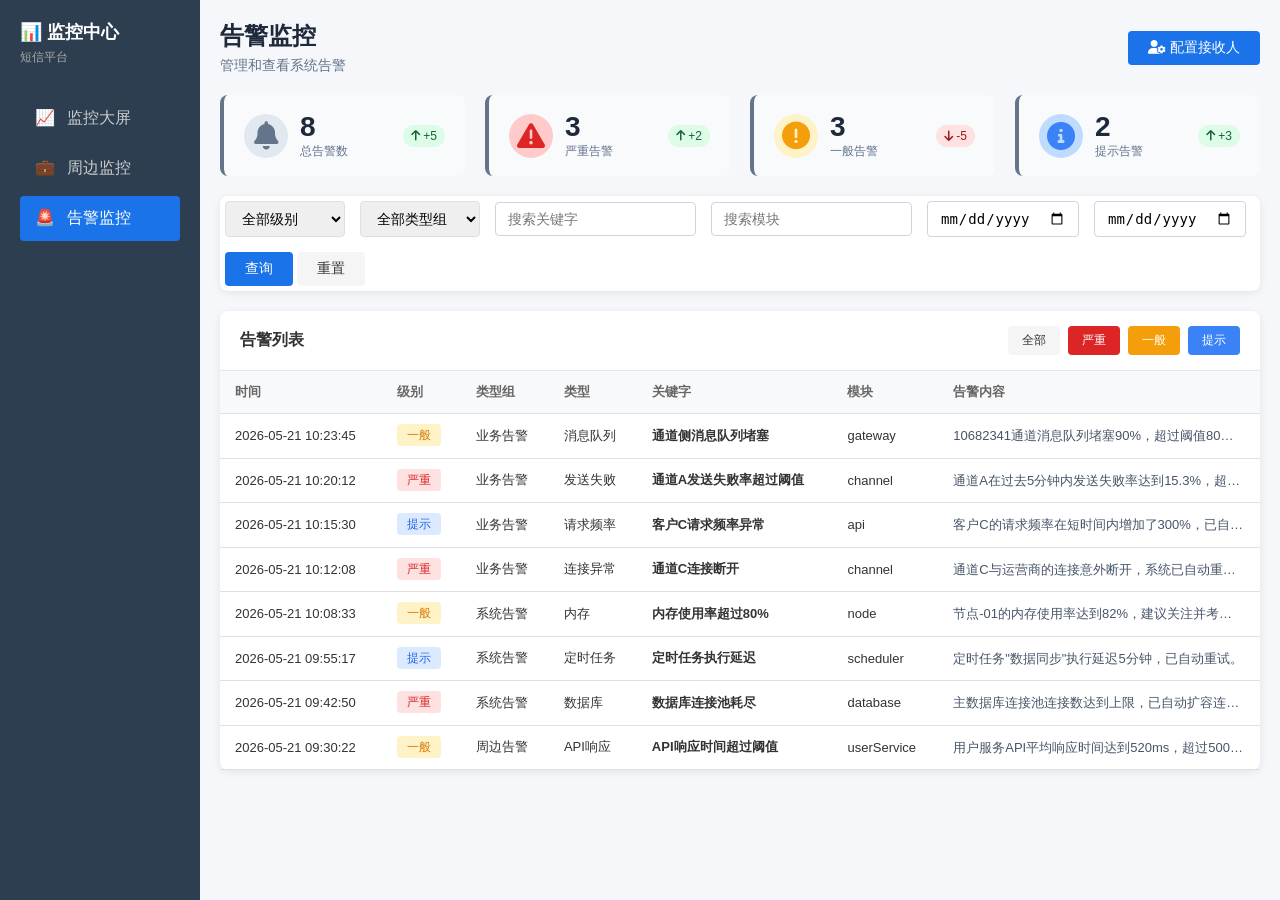
<file: alerts.html>
<!DOCTYPE html>
<html lang="zh-CN">
<head>
  <meta charset="UTF-8">
  <meta name="viewport" content="width=device-width, initial-scale=1.0">
  <title>告警监控 - 短信平台监控中心</title>
  <link rel="stylesheet" href="https://cdnjs.cloudflare.com/ajax/libs/font-awesome/6.0.0-beta3/css/all.min.css">
  <link rel="stylesheet" href="styles/main.css">
</head>
<body>
  <div class="container">
    <aside class="sidebar">
      <div class="sidebar-logo">
        <h1>📊 监控中心</h1>
        <p>短信平台</p>
      </div>
      <div class="nav-tabs">
        <a href="index.html" class="nav-tab">
          <span class="nav-tab-icon">📈</span> 监控大屏
        </a>
        <a href="business.html" class="nav-tab">
          <span class="nav-tab-icon">💼</span> 周边监控
        </a>
        <a href="alerts.html" class="nav-tab active">
          <span class="nav-tab-icon">🚨</span> 告警监控
        </a>
      </div>
    </aside>

    <main class="main-content">
      <div class="page-header">
        <div>
          <h2>告警监控</h2>
          <p class="page-subtitle">管理和查看系统告警</p>
        </div>
        <div class="page-actions">
          <button class="btn btn-primary" onclick="openConfigSidebar()">
            <i class="fas fa-user-cog"></i> 配置接收人
          </button>
        </div>
      </div>

      <div class="alert-stats">
        <div class="stat-item">
          <div class="stat-icon total"><i class="fas fa-bell"></i></div>
          <div class="stat-content">
            <div class="stat-count" id="totalCount">8</div>
            <div class="stat-label">总告警数</div>
          </div>
          <div class="stat-trend up"><i class="fas fa-arrow-up"></i> +5</div>
        </div>
        <div class="stat-item">
          <div class="stat-icon critical"><i class="fas fa-exclamation-triangle"></i></div>
          <div class="stat-content">
            <div class="stat-count" id="criticalCount">3</div>
            <div class="stat-label">严重告警</div>
          </div>
          <div class="stat-trend up"><i class="fas fa-arrow-up"></i> +2</div>
        </div>
        <div class="stat-item">
          <div class="stat-icon warning"><i class="fas fa-exclamation-circle"></i></div>
          <div class="stat-content">
            <div class="stat-count" id="warningCount">3</div>
            <div class="stat-label">一般告警</div>
          </div>
          <div class="stat-trend down"><i class="fas fa-arrow-down"></i> -5</div>
        </div>
        <div class="stat-item">
          <div class="stat-icon info"><i class="fas fa-info-circle"></i></div>
          <div class="stat-content">
            <div class="stat-count" id="infoCount">2</div>
            <div class="stat-label">提示告警</div>
          </div>
          <div class="stat-trend up"><i class="fas fa-arrow-up"></i> +3</div>
        </div>
      </div>

      <div class="card" style="margin-bottom: 20px;">
        <div class="search-bar">
          <div class="search-item">
            <select class="search-select" id="levelFilter">
              <option value="">全部级别</option>
              <option value="critical">严重</option>
              <option value="warning">一般</option>
              <option value="info">提示</option>
            </select>
          </div>
          <div class="search-item">
            <select class="search-select" id="typeGroupFilter">
              <option value="">全部类型组</option>
              <option value="system">系统告警</option>
              <option value="business">业务告警</option>
              <option value="peripheral">周边告警</option>
            </select>
          </div>
          <div class="search-item">
            <input type="text" class="search-input" id="keywordSearch" placeholder="搜索关键字">
          </div>
          <div class="search-item">
            <input type="text" class="search-input" id="moduleSearch" placeholder="搜索模块">
          </div>
          <div class="search-item">
            <input type="date" class="search-input" id="startDate" placeholder="开始日期">
          </div>
          <div class="search-item">
            <input type="date" class="search-input" id="endDate" placeholder="结束日期">
          </div>
          <div class="search-actions">
            <button class="btn btn-primary" onclick="filterAlerts()">查询</button>
            <button class="btn btn-default" onclick="resetFilters()">重置</button>
          </div>
        </div>
      </div>

      <div class="card">
        <div class="card-header">
          <h3 class="card-title">告警列表</h3>
          <div class="card-actions">
            <button class="btn btn-default" onclick="showAllAlerts()">全部</button>
            <button class="btn btn-danger" onclick="filterByLevel('critical')">严重</button>
            <button class="btn btn-warning" onclick="filterByLevel('warning')">一般</button>
            <button class="btn btn-info" onclick="filterByLevel('info')">提示</button>
          </div>
        </div>
        <div class="table-container">
          <table class="table">
            <thead>
              <tr>
                <th>时间</th>
                <th>级别</th>
                <th>类型组</th>
                <th>类型</th>
                <th>关键字</th>
                <th>模块</th>
                <th>告警内容</th>
              </tr>
            </thead>
            <tbody id="alertsTableBody">
            </tbody>
          </table>
        </div>
      </div>
    </main>
  </div>

  <div class="config-sidebar" id="configSidebar">
    <div class="sidebar-overlay" onclick="closeConfigSidebar()"></div>
    <div class="sidebar-content">
      <div class="sidebar-header">
        <h3><i class="fas fa-bell"></i> 告警接收人配置</h3>
        <button class="close-btn" onclick="closeConfigSidebar()">
          <i class="fas fa-times"></i>
        </button>
      </div>
      <div class="sidebar-body">
        <div class="table-container">
          <table class="config-table">
            <thead>
              <tr>
                <th><input type="checkbox" id="selectAllConfig" onclick="toggleSelectAll()"></th>
                <th>消息类型组</th>
                <th>消息类型</th>
                <th>接收渠道</th>
                <th>消息接收人</th>
                <th>操作</th>
              </tr>
            </thead>
            <tbody id="configTableBody">
            </tbody>
          </table>
        </div>
      </div>
      <div class="sidebar-footer">
        <button class="btn btn-primary" onclick="openAddModal()">新增</button>
        <button class="btn btn-danger" onclick="deleteSelectedConfigs()">批量删除</button>
      </div>
    </div>
  </div>

  <div class="edit-modal" id="editModal">
    <div class="modal-overlay" onclick="closeEditModal()"></div>
    <div class="modal-content">
      <div class="modal-header">
        <h3><i class="fas fa-edit"></i> <span id="modalTitle">编辑告警配置</span></h3>
        <button class="close-btn" onclick="closeEditModal()">
          <i class="fas fa-times"></i>
        </button>
      </div>
      <div class="modal-body">
        <div class="form-group">
          <label>消息类型组</label>
          <select class="form-select" id="editTypeGroup" onchange="updateEditTypeOptions()">
            <option value="">请选择类型组</option>
            <option value="system">系统告警</option>
            <option value="business">业务告警</option>
            <option value="peripheral">周边告警</option>
          </select>
        </div>
        <div class="form-group">
          <label>消息类型</label>
          <select class="form-select" id="editType">
            <option value="">请选择类型组后选择</option>
          </select>
        </div>
        <div class="form-group">
          <label>接收渠道</label>
          <div class="channel-options">
            <label class="channel-option">
              <input type="checkbox" name="editChannel" value="短信">
              <span><i class="fas fa-mobile-alt"></i> 短信</span>
            </label>
            <label class="channel-option">
              <input type="checkbox" name="editChannel" value="邮件">
              <span><i class="fas fa-envelope"></i> 邮件</span>
            </label>
            <label class="channel-option">
              <input type="checkbox" name="editChannel" value="钉钉">
              <span><i class="fas fa-comments"></i> 钉钉</span>
            </label>
          </div>
        </div>
        <div class="form-group">
          <label>消息接收人</label>
          <div class="receivers-section">
            <div class="receivers-list" id="editReceiversList">
            </div>
            <div style="display: flex; gap: 10px;">
              <button class="btn btn-primary btn-sm" onclick="addReceiverRow()">
                <i class="fas fa-plus"></i> 添加接收人
              </button>
              <button class="btn btn-default btn-sm" onclick="openExistingReceiversModal()">
                <i class="fas fa-users"></i> 已有接收人
              </button>
            </div>
          </div>
        </div>
      </div>
      <div class="modal-footer">
        <button class="btn btn-default" onclick="closeEditModal()">取消</button>
        <button class="btn btn-primary" onclick="saveEditModal()">保存</button>
      </div>
    </div>
  </div>

  <div class="edit-modal" id="existingReceiversModal" style="z-index: 4000;">
    <div class="modal-overlay" onclick="closeExistingReceiversModal()"></div>
    <div class="modal-content" style="width: 600px;">
      <div class="modal-header">
        <h3><i class="fas fa-users"></i> 选择已有接收人</h3>
        <button class="close-btn" onclick="closeExistingReceiversModal()">
          <i class="fas fa-times"></i>
        </button>
      </div>
      <div class="modal-body">
        <div class="search-item" style="margin-bottom: 15px;">
          <input type="text" class="search-input" id="searchExistingReceiver" placeholder="搜索姓名、邮箱或手机" oninput="filterExistingReceivers()">
        </div>
        <div class="existing-receivers-list" id="existingReceiversList">
        </div>
      </div>
      <div class="modal-footer">
        <button class="btn btn-default" onclick="closeExistingReceiversModal()">取消</button>
        <button class="btn btn-primary" onclick="confirmAddExistingReceivers()">添加选中</button>
      </div>
    </div>
  </div>

  <style>
    .page-header {
      display: flex;
      justify-content: space-between;
      align-items: center;
      margin-bottom: 20px;
    }
    .page-header h2 {
      margin: 0;
      font-size: 24px;
      color: #1e293b;
    }
    .page-subtitle {
      margin: 5px 0 0 0;
      color: #64748b;
      font-size: 14px;
    }
    .page-actions {
      display: flex;
      gap: 10px;
    }
    .alert-stats {
      display: flex;
      gap: 20px;
      margin-bottom: 20px;
    }
    .stat-item {
      flex: 1;
      display: flex;
      align-items: center;
      padding: 16px 20px;
      background: #f8fafc;
      border-radius: 8px;
      gap: 12px;
      border-left: 4px solid #64748b;
    }
    .stat-icon {
      font-size: 28px;
      width: 44px;
      height: 44px;
      display: flex;
      align-items: center;
      justify-content: center;
      border-radius: 50%;
      background: rgba(255,255,255,0.8);
    }
    .stat-icon.total {
      color: #64748b;
      background: #e2e8f0;
    }
    .stat-icon.critical {
      color: #dc2626;
      background: #fecaca;
      border-left-color: #dc2626;
    }
    .stat-icon.warning {
      color: #f59e0b;
      background: #fef3c7;
    }
    .stat-icon.info {
      color: #3b82f6;
      background: #bfdbfe;
    }
    .stat-content {
      flex: 1;
    }
    .stat-count {
      font-size: 28px;
      font-weight: bold;
      color: #1e293b;
    }
    .stat-label {
      font-size: 12px;
      color: #64748b;
    }
    .stat-trend {
      font-size: 12px;
      font-weight: 500;
      padding: 4px 8px;
      border-radius: 12px;
    }
    .stat-trend.up {
      background: #dcfce7;
      color: #166534;
    }
    .stat-trend.down {
      background: #fee2e2;
      color: #991b1b;
    }
    .search-input {
      padding: 8px 12px;
      border: 1px solid #d1d5db;
      border-radius: 4px;
      font-size: 14px;
      min-width: 150px;
    }
    .search-input:focus {
      outline: none;
      border-color: #3b82f6;
    }
    .card-header {
      display: flex;
      justify-content: space-between;
      align-items: center;
      padding: 15px 20px;
      border-bottom: 1px solid #e2e8f0;
    }
    .card-actions {
      display: flex;
      gap: 8px;
    }
    .card-actions .btn {
      padding: 6px 14px;
      font-size: 12px;
    }
    .btn-danger {
      background: #dc2626;
      color: white;
    }
    .btn-danger:hover {
      background: #b91c1c;
    }
    .btn-warning {
      background: #f59e0b;
      color: white;
    }
    .btn-warning:hover {
      background: #d97706;
    }
    .btn-info {
      background: #3b82f6;
      color: white;
    }
    .btn-info:hover {
      background: #2563eb;
    }
    .btn-sm {
      padding: 6px 12px;
      font-size: 12px;
    }
    .table-container {
      overflow-x: auto;
    }
    .tag-danger {
      background: #fee2e2;
      color: #dc2626;
      padding: 4px 10px;
      border-radius: 4px;
      font-size: 12px;
      font-weight: 500;
    }
    .tag-warning {
      background: #fef3c7;
      color: #d97706;
      padding: 4px 10px;
      border-radius: 4px;
      font-size: 12px;
      font-weight: 500;
    }
    .tag-info {
      background: #dbeafe;
      color: #2563eb;
      padding: 4px 10px;
      border-radius: 4px;
      font-size: 12px;
      font-weight: 500;
    }
    .content-cell {
      font-size: 13px;
      color: #475569;
      line-height: 1.5;
      max-width: 300px;
      overflow: hidden;
      text-overflow: ellipsis;
      white-space: nowrap;
    }
    .content-cell:hover {
      overflow: visible;
      white-space: normal;
    }
    .config-table {
      width: 100%;
      border-collapse: collapse;
      font-size: 13px;
    }
    .config-table th, .config-table td {
      padding: 10px 12px;
      text-align: left;
      border-bottom: 1px solid #e2e8f0;
    }
    .config-table th {
      background: #f8fafc;
      font-weight: 600;
      color: #374151;
      font-size: 12px;
    }
    .config-table tr:hover {
      background: #f8fafc;
    }
    .channel-badge {
      display: inline-flex;
      align-items: center;
      gap: 4px;
      padding: 3px 8px;
      background: #dbeafe;
      color: #2563eb;
      border-radius: 4px;
      font-size: 11px;
      margin-right: 4px;
      margin-bottom: 4px;
    }
    .config-btn {
      padding: 4px 10px;
      font-size: 12px;
      border-radius: 4px;
      border: none;
      cursor: pointer;
    }
    .config-btn-edit {
      background: #3b82f6;
      color: white;
      margin-right: 5px;
    }
    .config-btn-edit:hover {
      background: #2563eb;
    }
    .config-btn-delete {
      background: #fee2e2;
      color: #dc2626;
    }
    .config-btn-delete:hover {
      background: #fecaca;
    }

    .config-sidebar {
      display: none;
      position: fixed;
      top: 0;
      right: 0;
      bottom: 0;
      width: 750px;
      z-index: 1000;
    }
    .config-sidebar.show {
      display: flex;
    }
    .sidebar-overlay {
      flex: 1;
      background: rgba(0, 0, 0, 0.5);
    }
    .sidebar-content {
      width: 750px;
      background: white;
      display: flex;
      flex-direction: column;
      height: 100%;
      box-shadow: -4px 0 20px rgba(0, 0, 0, 0.1);
    }
    .sidebar-header {
      display: flex;
      justify-content: space-between;
      align-items: center;
      padding: 16px 20px;
      border-bottom: 1px solid #e2e8f0;
      background: #f8fafc;
    }
    .sidebar-header h3 {
      margin: 0;
      font-size: 16px;
      color: #1e293b;
    }
    .sidebar-body {
      flex: 1;
      overflow-y: auto;
      padding: 15px;
    }
    .sidebar-footer {
      display: flex;
      gap: 10px;
      padding: 15px 20px;
      border-top: 1px solid #e2e8f0;
      background: #f8fafc;
      justify-content: flex-end;
    }
    .close-btn {
      background: none;
      border: none;
      font-size: 18px;
      color: #64748b;
      cursor: pointer;
      padding: 4px;
    }
    .close-btn:hover {
      color: #1e293b;
    }

    .edit-modal {
      display: none;
      position: fixed;
      top: 0;
      left: 0;
      right: 0;
      bottom: 0;
      z-index: 3000;
      align-items: center;
      justify-content: center;
    }
    .edit-modal.show {
      display: flex;
    }
    .edit-modal .modal-overlay {
      position: absolute;
      top: 0;
      left: 0;
      right: 0;
      bottom: 0;
      background: rgba(0, 0, 0, 0.5);
      z-index: 3001;
    }
    .edit-modal .modal-content {
      position: relative;
      background: white;
      width: 700px;
      max-height: 90vh;
      border-radius: 8px;
      box-shadow: 0 10px 40px rgba(0, 0, 0, 0.15);
      display: flex;
      flex-direction: column;
      z-index: 3002;
    }
    .modal-header {
      display: flex;
      justify-content: space-between;
      align-items: center;
      padding: 16px 20px;
      border-bottom: 1px solid #e2e8f0;
      background: #f8fafc;
      border-radius: 8px 8px 0 0;
    }
    .modal-header h3 {
      margin: 0;
      font-size: 16px;
      color: #1e293b;
    }
    .modal-body {
      flex: 1;
      overflow-y: auto;
      padding: 20px;
    }
    .modal-footer {
      display: flex;
      gap: 10px;
      padding: 15px 20px;
      border-top: 1px solid #e2e8f0;
      justify-content: flex-end;
      background: #f8fafc;
      border-radius: 0 0 8px 8px;
    }
    .form-group {
      margin-bottom: 16px;
    }
    .form-group label {
      display: block;
      font-size: 13px;
      font-weight: 500;
      color: #374151;
      margin-bottom: 8px;
    }
    .form-select {
      width: 100%;
      padding: 10px 12px;
      border: 1px solid #e2e8f0;
      border-radius: 6px;
      font-size: 14px;
      background: white;
    }
    .form-select:focus {
      outline: none;
      border-color: #3b82f6;
    }
    .form-input {
      width: 100%;
      padding: 10px 12px;
      border: 1px solid #e2e8f0;
      border-radius: 6px;
      font-size: 14px;
    }
    .form-input:focus {
      outline: none;
      border-color: #3b82f6;
    }
    .channel-options {
      display: flex;
      flex-wrap: wrap;
      gap: 15px;
    }
    .channel-option {
      display: flex;
      align-items: center;
      gap: 6px;
      cursor: pointer;
      font-size: 14px;
      color: #374151;
    }
    .channel-option input[type="checkbox"] {
      width: 18px;
      height: 18px;
      cursor: pointer;
    }
    .receivers-section {
      background: #f8fafc;
      border-radius: 6px;
      padding: 12px;
    }
    .receivers-list {
      display: flex;
      flex-direction: column;
      gap: 10px;
      margin-bottom: 12px;
    }
    .receiver-row {
      display: flex;
      gap: 10px;
      align-items: center;
    }
    .receiver-row input {
      flex: 1;
      padding: 8px 10px;
      border: 1px solid #e2e8f0;
      border-radius: 4px;
      font-size: 13px;
    }
    .receiver-row input:focus {
      outline: none;
      border-color: #3b82f6;
    }
    .receiver-row .remove-receiver {
      background: none;
      border: none;
      color: #dc2626;
      cursor: pointer;
      padding: 8px;
      font-size: 14px;
    }
    .existing-receivers-list {
      max-height: 300px;
      overflow-y: auto;
    }
    .existing-receiver-item {
      display: flex;
      align-items: center;
      padding: 12px;
      border-bottom: 1px solid #e2e8f0;
      cursor: pointer;
    }
    .existing-receiver-item:hover {
      background: #f8fafc;
    }
    .existing-receiver-item.selected {
      background: #dbeafe;
    }
    .existing-receiver-item input[type="checkbox"] {
      width: 18px;
      height: 18px;
      margin-right: 12px;
      cursor: pointer;
    }
    .existing-receiver-info {
      flex: 1;
    }
    .existing-receiver-name {
      font-weight: 600;
      color: #1e293b;
      margin-bottom: 2px;
    }
    .existing-receiver-contact {
      font-size: 12px;
      color: #64748b;
    }
  </style>

  <script>
    const alertsData = [
      {
        id: 1,
        level: 'warning',
        typeGroup: 'business',
        type: 'messageQueue',
        keyword: '通道侧消息队列堵塞',
        module: 'gateway',
        time: '2026-05-21 10:23:45',
        content: '10682341通道消息队列堵塞90%，超过阈值80%，请关注'
      },
      {
        id: 2,
        level: 'critical',
        typeGroup: 'business',
        type: 'sendFailed',
        keyword: '通道A发送失败率超过阈值',
        module: 'channel',
        time: '2026-05-21 10:20:12',
        content: '通道A在过去5分钟内发送失败率达到15.3%，超过了10%的告警阈值。请检查通道状态和网络连接。'
      },
      {
        id: 3,
        level: 'info',
        typeGroup: 'business',
        type: 'requestFrequency',
        keyword: '客户C请求频率异常',
        module: 'api',
        time: '2026-05-21 10:15:30',
        content: '客户C的请求频率在短时间内增加了300%，已自动调整限流策略。'
      },
      {
        id: 4,
        level: 'critical',
        typeGroup: 'business',
        type: 'connection',
        keyword: '通道C连接断开',
        module: 'channel',
        time: '2026-05-21 10:12:08',
        content: '通道C与运营商的连接意外断开，系统已自动重连成功。'
      },
      {
        id: 5,
        level: 'warning',
        typeGroup: 'system',
        type: 'memory',
        keyword: '内存使用率超过80%',
        module: 'node',
        time: '2026-05-21 10:08:33',
        content: '节点-01的内存使用率达到82%，建议关注并考虑扩容。'
      },
      {
        id: 6,
        level: 'info',
        typeGroup: 'system',
        type: 'taskDelay',
        keyword: '定时任务执行延迟',
        module: 'scheduler',
        time: '2026-05-21 09:55:17',
        content: '定时任务"数据同步"执行延迟5分钟，已自动重试。'
      },
      {
        id: 7,
        level: 'critical',
        typeGroup: 'system',
        type: 'database',
        keyword: '数据库连接池耗尽',
        module: 'database',
        time: '2026-05-21 09:42:50',
        content: '主数据库连接池连接数达到上限，已自动扩容连接池。'
      },
      {
        id: 8,
        level: 'warning',
        typeGroup: 'peripheral',
        type: 'apiResponse',
        keyword: 'API响应时间超过阈值',
        module: 'userService',
        time: '2026-05-21 09:30:22',
        content: '用户服务API平均响应时间达到520ms，超过500ms的告警阈值。'
      }
    ];

    const typeGroupMap = {
      system: '系统告警',
      business: '业务告警',
      peripheral: '周边告警'
    };

    const typeMap = {
      system: {
        memory: '内存',
        database: '数据库',
        taskDelay: '定时任务'
      },
      business: {
        messageQueue: '消息队列',
        sendFailed: '发送失败',
        connection: '连接异常',
        requestFrequency: '请求频率'
      },
      peripheral: {
        apiResponse: 'API响应',
        network: '网络异常'
      }
    };

    function getLevelText(level) {
      const map = { critical: '严重', warning: '一般', info: '提示' };
      return map[level] || level;
    }

    function getLevelClass(level) {
      const map = { critical: 'tag-danger', warning: 'tag-warning', info: 'tag-info' };
      return map[level] || level;
    }

    function getTypeGroupText(typeGroup) {
      return typeGroupMap[typeGroup] || typeGroup;
    }

    function getTypeText(typeGroup, type) {
      return typeMap[typeGroup] && typeMap[typeGroup][type] ? typeMap[typeGroup][type] : type;
    }

    function renderAlerts(data = alertsData) {
      const tbody = document.getElementById('alertsTableBody');
      tbody.innerHTML = data.map(item => `
        <tr>
          <td>${item.time}</td>
          <td><span class="${getLevelClass(item.level)}">${getLevelText(item.level)}</span></td>
          <td>${getTypeGroupText(item.typeGroup)}</td>
          <td>${getTypeText(item.typeGroup, item.type)}</td>
          <td><strong>${item.keyword}</strong></td>
          <td>${item.module}</td>
          <td class="content-cell">${item.content}</td>
        </tr>
      `).join('');

      updateStats(data);
    }

    function updateStats(data) {
      const total = data.length;
      const critical = data.filter(a => a.level === 'critical').length;
      const warning = data.filter(a => a.level === 'warning').length;
      const info = data.filter(a => a.level === 'info').length;
      
      document.getElementById('totalCount').textContent = total;
      document.getElementById('criticalCount').textContent = critical;
      document.getElementById('warningCount').textContent = warning;
      document.getElementById('infoCount').textContent = info;
    }

    function filterAlerts() {
      const level = document.getElementById('levelFilter').value;
      const typeGroup = document.getElementById('typeGroupFilter').value;
      const keyword = document.getElementById('keywordSearch').value.toLowerCase();
      const module = document.getElementById('moduleSearch').value.toLowerCase();
      const startDate = document.getElementById('startDate').value;
      const endDate = document.getElementById('endDate').value;

      let filtered = alertsData;

      if (level) {
        filtered = filtered.filter(a => a.level === level);
      }
      if (typeGroup) {
        filtered = filtered.filter(a => a.typeGroup === typeGroup);
      }
      if (keyword) {
        filtered = filtered.filter(a => a.keyword.toLowerCase().includes(keyword) || 
                                        a.content.toLowerCase().includes(keyword));
      }
      if (module) {
        filtered = filtered.filter(a => a.module.toLowerCase().includes(module));
      }
      if (startDate) {
        filtered = filtered.filter(a => a.time.split(' ')[0] >= startDate);
      }
      if (endDate) {
        filtered = filtered.filter(a => a.time.split(' ')[0] <= endDate);
      }

      renderAlerts(filtered);
    }

    function resetFilters() {
      document.getElementById('levelFilter').value = '';
      document.getElementById('typeGroupFilter').value = '';
      document.getElementById('keywordSearch').value = '';
      document.getElementById('moduleSearch').value = '';
      document.getElementById('startDate').value = '';
      document.getElementById('endDate').value = '';
      renderAlerts(alertsData);
    }

    function filterByLevel(level) {
      document.getElementById('levelFilter').value = level;
      filterAlerts();
    }

    function showAllAlerts() {
      resetFilters();
    }

    const configData = [
      {
        id: 1,
        typeGroup: 'business',
        type: 'messageQueue',
        channels: ['短信', '邮件'],
        receivers: [
          { name: '张三', email: 'zhangsan@example.com', phone: '13800138001' },
          { name: '李四', email: 'lisi@example.com', phone: '13900139002' }
        ]
      },
      {
        id: 2,
        typeGroup: 'business',
        type: 'sendFailed',
        channels: ['短信', '邮件'],
        receivers: [
          { name: '张三', email: 'zhangsan@example.com', phone: '13800138001' }
        ]
      },
      {
        id: 3,
        typeGroup: 'business',
        type: 'connection',
        channels: ['短信', '邮件', '钉钉'],
        receivers: [
          { name: '王五', email: 'wangwu@example.com', phone: '13700137003' }
        ]
      },
      {
        id: 4,
        typeGroup: 'system',
        type: 'memory',
        channels: ['邮件', '钉钉'],
        receivers: [
          { name: '张三', email: 'zhangsan@example.com', phone: '13800138001' },
          { name: '赵六', email: 'zhaoliu@example.com', phone: '13600136006' }
        ]
      },
      {
        id: 5,
        typeGroup: 'system',
        type: 'database',
        channels: ['短信', '邮件', '钉钉'],
        receivers: [
          { name: '张三', email: 'zhangsan@example.com', phone: '13800138001' },
          { name: '李四', email: 'lisi@example.com', phone: '13900139002' },
          { name: '王五', email: 'wangwu@example.com', phone: '13700137003' }
        ]
      },
      {
        id: 6,
        typeGroup: 'peripheral',
        type: 'apiResponse',
        channels: ['邮件'],
        receivers: [
          { name: '赵六', email: 'zhaoliu@example.com', phone: '13600136006' }
        ]
      }
    ];

    let currentEditIndex = -1;

    function openConfigSidebar() {
      document.getElementById('configSidebar').classList.add('show');
      renderConfigTable();
    }

    function closeConfigSidebar() {
      document.getElementById('configSidebar').classList.remove('show');
    }

    function renderConfigTable() {
      const tbody = document.getElementById('configTableBody');
      tbody.innerHTML = configData.map((item, index) => `
        <tr>
          <td><input type="checkbox" class="config-checkbox" data-id="${item.id}"></td>
          <td>${getTypeGroupText(item.typeGroup)}</td>
          <td>${getTypeText(item.typeGroup, item.type)}</td>
          <td>
            ${item.channels.map(ch => `<span class="channel-badge"><i class="fas fa-check"></i> ${ch}</span>`).join('')}
          </td>
          <td>${item.receivers.map(r => r.name).join('、')}</td>
          <td>
            <button class="config-btn config-btn-edit" onclick="openEditModal(${index})">编辑</button>
            <button class="config-btn config-btn-delete" onclick="deleteConfig(${index})">删除</button>
          </td>
        </tr>
      `).join('');
    }

    function toggleSelectAll() {
      const selectAll = document.getElementById('selectAllConfig');
      const checkboxes = document.querySelectorAll('.config-checkbox');
      checkboxes.forEach(cb => cb.checked = selectAll.checked);
    }

    function openAddModal() {
      currentEditIndex = -1;
      document.getElementById('modalTitle').textContent = '新增告警配置';
      document.getElementById('editTypeGroup').value = '';
      document.getElementById('editType').innerHTML = '<option value="">请选择类型组后选择</option>';
      document.querySelectorAll('input[name="editChannel"]').forEach(cb => cb.checked = false);
      document.getElementById('editReceiversList').innerHTML = '';
      addReceiverRow();
      document.getElementById('editModal').classList.add('show');
    }

    function openEditModal(index) {
      currentEditIndex = index;
      const config = configData[index];
      document.getElementById('modalTitle').textContent = '编辑告警配置';
      
      document.getElementById('editTypeGroup').value = config.typeGroup;
      updateEditTypeOptions();
      document.getElementById('editType').value = config.type;
      
      document.querySelectorAll('input[name="editChannel"]').forEach(cb => {
        cb.checked = config.channels.includes(cb.value);
      });
      
      renderEditReceivers(config.receivers);
      
      document.getElementById('editModal').classList.add('show');
    }

    function closeEditModal() {
      document.getElementById('editModal').classList.remove('show');
      currentEditIndex = -1;
    }

    function updateEditTypeOptions() {
      const typeGroup = document.getElementById('editTypeGroup').value;
      const typeSelect = document.getElementById('editType');
      
      if (!typeGroup || !typeMap[typeGroup]) {
        typeSelect.innerHTML = '<option value="">请选择类型组</option>';
        return;
      }

      const types = typeMap[typeGroup];
      let options = '<option value="">全部类型</option>';
      for (const [key, value] of Object.entries(types)) {
        options += `<option value="${key}">${value}</option>`;
      }
      typeSelect.innerHTML = options;
    }

    function renderEditReceivers(receivers) {
      const container = document.getElementById('editReceiversList');
      container.innerHTML = receivers.map((r) => `
        <div class="receiver-row">
          <input type="text" placeholder="姓名" value="${r.name}">
          <input type="text" placeholder="邮箱" value="${r.email}">
          <input type="text" placeholder="手机" value="${r.phone}">
          <button class="remove-receiver" onclick="this.parentElement.remove()"><i class="fas fa-times"></i></button>
        </div>
      `).join('');
    }

    function addReceiverRow() {
      const container = document.getElementById('editReceiversList');
      container.innerHTML += `
        <div class="receiver-row">
          <input type="text" placeholder="姓名">
          <input type="text" placeholder="邮箱">
          <input type="text" placeholder="手机">
          <button class="remove-receiver" onclick="this.parentElement.remove()"><i class="fas fa-times"></i></button>
        </div>
      `;
    }

    function removeEditReceiver(index) {
      const rows = document.querySelectorAll('#editReceiversList .receiver-row');
      if (rows[index]) {
        rows[index].remove();
      }
    }

    function saveEditModal() {
      const typeGroup = document.getElementById('editTypeGroup').value;
      const type = document.getElementById('editType').value;
      const channels = Array.from(document.querySelectorAll('input[name="editChannel"]:checked')).map(cb => cb.value);
      
      const receiverRows = document.querySelectorAll('#editReceiversList .receiver-row');
      const receivers = Array.from(receiverRows).map(row => ({
        name: row.children[0].value,
        email: row.children[1].value,
        phone: row.children[2].value
      })).filter(r => r.name || r.email || r.phone);
      
      if (!typeGroup) {
        alert('请选择消息类型组');
        return;
      }
      if (!type) {
        alert('请选择消息类型');
        return;
      }
      if (channels.length === 0) {
        alert('请选择至少一个接收渠道');
        return;
      }
      if (receivers.length === 0) {
        alert('请添加至少一个接收人');
        return;
      }
      
      if (currentEditIndex === -1) {
        configData.push({
          id: Date.now(),
          typeGroup,
          type,
          channels,
          receivers
        });
      } else {
        configData[currentEditIndex] = {
          id: configData[currentEditIndex].id,
          typeGroup,
          type,
          channels,
          receivers
        };
      }
      
      renderConfigTable();
      closeEditModal();
      alert('配置已保存！');
    }

    function deleteSelectedConfigs() {
      const checked = document.querySelectorAll('.config-checkbox:checked');
      if (checked.length === 0) {
        alert('请选择要删除的配置');
        return;
      }
      if (confirm(`确定要删除选中的 ${checked.length} 条配置吗？`)) {
        const idsToDelete = Array.from(checked).map(cb => parseInt(cb.dataset.id));
        configData = configData.filter(item => !idsToDelete.includes(item.id));
        renderConfigTable();
      }
    }

    function deleteConfig(index) {
      if (confirm('确定要删除这条配置吗？')) {
        configData.splice(index, 1);
        renderConfigTable();
      }
    }

    function saveConfigs() {
      alert('配置已保存！');
    }

    function getAllExistingReceivers() {
      const receiversMap = new Map();
      configData.forEach(config => {
        config.receivers.forEach(receiver => {
          const key = `${receiver.name}_${receiver.email}_${receiver.phone}`;
          if (!receiversMap.has(key)) {
            receiversMap.set(key, receiver);
          }
        });
      });
      return Array.from(receiversMap.values());
    }

    function openExistingReceiversModal() {
      document.getElementById('searchExistingReceiver').value = '';
      renderExistingReceivers();
      document.getElementById('existingReceiversModal').classList.add('show');
    }

    function closeExistingReceiversModal() {
      document.getElementById('existingReceiversModal').classList.remove('show');
    }

    function renderExistingReceivers(filterText = '') {
      const receivers = getAllExistingReceivers();
      const filtered = receivers.filter(r => {
        if (!filterText) return true;
        const text = filterText.toLowerCase();
        return r.name.toLowerCase().includes(text) ||
               r.email.toLowerCase().includes(text) ||
               r.phone.includes(text);
      });

      const container = document.getElementById('existingReceiversList');
      if (filtered.length === 0) {
        container.innerHTML = '<div style="text-align: center; padding: 40px; color: #64748b;">暂无符合条件的接收人</div>';
        return;
      }

      container.innerHTML = filtered.map((r, index) => `
        <div class="existing-receiver-item" onclick="toggleExistingReceiverSelect(${index})">
          <input type="checkbox" class="existing-receiver-checkbox" data-index="${index}">
          <div class="existing-receiver-info">
            <div class="existing-receiver-name">${r.name}</div>
            <div class="existing-receiver-contact">${r.email} | ${r.phone}</div>
          </div>
        </div>
      `).join('');
    }

    function filterExistingReceivers() {
      const filterText = document.getElementById('searchExistingReceiver').value;
      renderExistingReceivers(filterText);
    }

    function toggleExistingReceiverSelect(index) {
      const checkbox = document.querySelector(`.existing-receiver-checkbox[data-index="${index}"]`);
      if (checkbox) {
        checkbox.checked = !checkbox.checked;
        const item = checkbox.parentElement;
        item.classList.toggle('selected', checkbox.checked);
      }
    }

    function confirmAddExistingReceivers() {
      const checked = document.querySelectorAll('.existing-receiver-checkbox:checked');
      if (checked.length === 0) {
        alert('请选择要添加的接收人');
        return;
      }

      const receivers = getAllExistingReceivers();
      const selectedReceivers = Array.from(checked).map(cb => receivers[parseInt(cb.dataset.index)]);
      
      const container = document.getElementById('editReceiversList');
      selectedReceivers.forEach(r => {
        container.innerHTML += `
          <div class="receiver-row">
            <input type="text" placeholder="姓名" value="${r.name}">
            <input type="text" placeholder="邮箱" value="${r.email}">
            <input type="text" placeholder="手机" value="${r.phone}">
            <button class="remove-receiver" onclick="this.parentElement.remove()"><i class="fas fa-times"></i></button>
          </div>
        `;
      });

      closeExistingReceiversModal();
      alert(`已添加 ${selectedReceivers.length} 位接收人`);
    }

    renderAlerts(alertsData);
  </script>
</body>
</html>
</file>
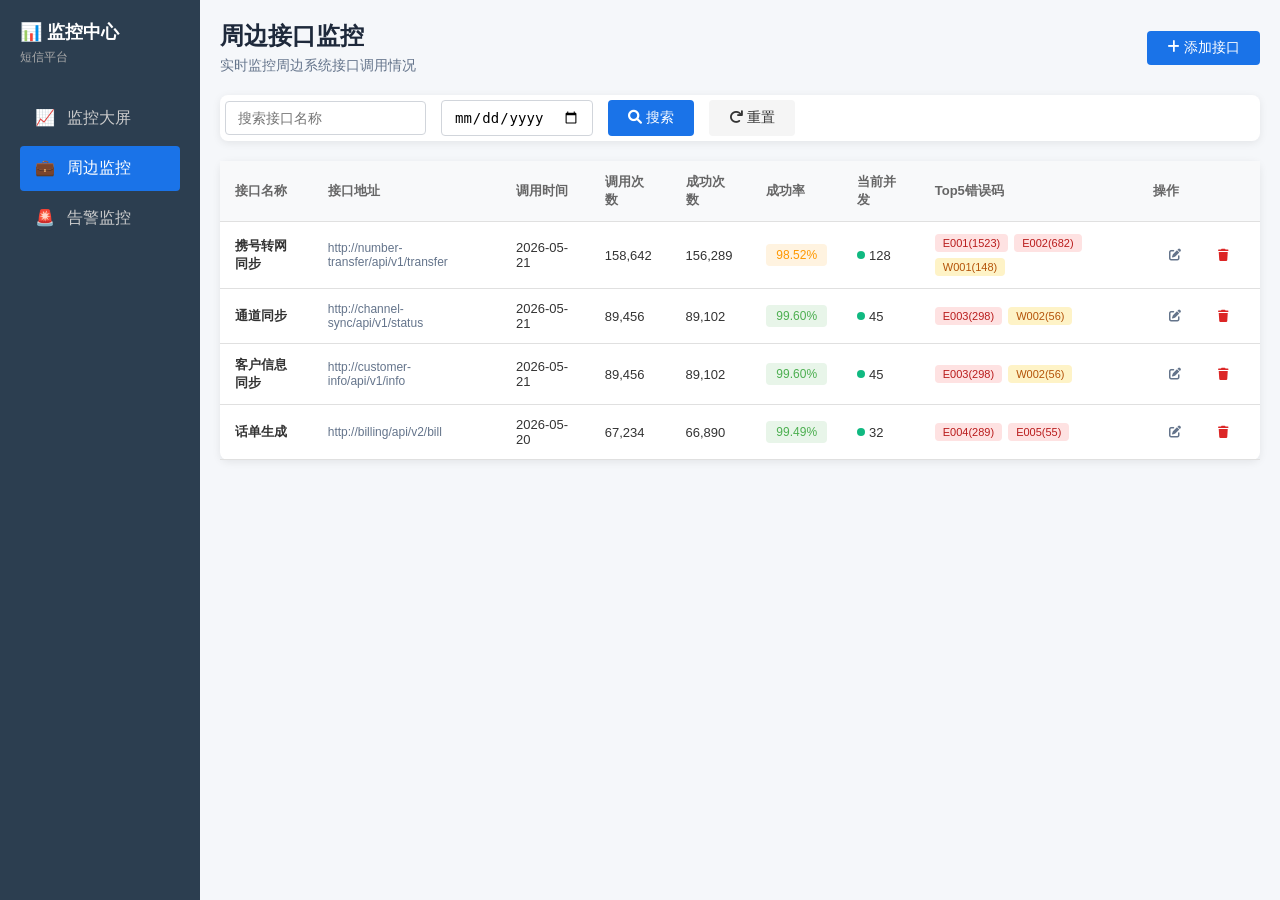
<file: business.html>
<!DOCTYPE html>
<html lang="zh-CN">
<head>
  <meta charset="UTF-8">
  <meta name="viewport" content="width=device-width, initial-scale=1.0">
  <title>周边接口监控 - 短信平台监控中心</title>
  <link rel="stylesheet" href="https://cdnjs.cloudflare.com/ajax/libs/font-awesome/6.0.0-beta3/css/all.min.css">
  <link rel="stylesheet" href="styles/main.css">
</head>
<body>
  <div class="container">
    <aside class="sidebar">
      <div class="sidebar-logo">
        <h1>📊 监控中心</h1>
        <p>短信平台</p>
      </div>
      <div class="nav-tabs">
        <a href="index.html" class="nav-tab">
          <span class="nav-tab-icon">📈</span> 监控大屏
        </a>
        <a href="business.html" class="nav-tab active">
          <span class="nav-tab-icon">💼</span> 周边监控
        </a>
        <!-- <a href="capacity.html" class="nav-tab">
          <span class="nav-tab-icon">⚡</span> 能力监控
        </a>
        <a href="logs.html" class="nav-tab">
          <span class="nav-tab-icon">📝</span> 日志监控
        </a> -->
        <a href="alerts.html" class="nav-tab">
          <span class="nav-tab-icon">🚨</span> 告警监控
        </a>
      </div>
    </aside>

    <main class="main-content">
      <div class="page-header">
        <div>
          <h2>周边接口监控</h2>
          <p class="page-subtitle">实时监控周边系统接口调用情况</p>
        </div>
        <button class="btn btn-primary" onclick="openInterfaceModal()">
          <i class="fas fa-plus"></i> 添加接口
        </button>
      </div>

      <div class="card" style="margin-bottom: 20px;">
        <div class="search-bar">
          <div class="search-item">
            <input type="text" class="search-input" id="searchName" placeholder="搜索接口名称">
          </div>
          <div class="search-item">
            <input type="date" class="search-input" id="searchDate">
          </div>
          <button class="btn btn-primary" onclick="filterInterfaces()">
            <i class="fas fa-search"></i> 搜索
          </button>
          <button class="btn btn-default" onclick="resetSearch()">
            <i class="fas fa-redo"></i> 重置
          </button>
        </div>
      </div>

      <div class="card">
        <table class="table" id="interfaceTable">
          <thead>
            <tr>
              <th>接口名称</th>
              <th>接口地址</th>
              <th>调用时间</th>
              <th>调用次数</th>
              <th>成功次数</th>
              <th>成功率</th>
              <th>当前并发</th>
              <th>Top5错误码</th>
              <th>操作</th>
            </tr>
          </thead>
          <tbody id="interfaceTableBody">
          </tbody>
        </table>
        <div id="emptyState" class="empty-state" style="display: none;">
          <i class="fas fa-inbox"></i>
          <p>暂无配置的接口</p>
          <button class="btn btn-primary" onclick="openInterfaceModal()">添加第一个接口</button>
        </div>
      </div>
    </main>
  </div>

  <div class="modal-overlay" id="interfaceModal" style="display: none;">
    <div class="modal-content" style="max-width: 500px;">
      <div class="modal-header">
        <h3 class="modal-title" id="modalTitle">添加接口</h3>
        <button class="modal-close" onclick="closeInterfaceModal()">
          <i class="fas fa-times"></i>
        </button>
      </div>
      <div class="modal-body">
        <form id="interfaceForm">
          <input type="hidden" id="interfaceId">
          <div class="form-group">
            <label class="form-label">接口名称</label>
            <input type="text" class="form-input" id="interfaceName" placeholder="例如：用户服务查询" required>
          </div>
          <div class="form-group">
            <label class="form-label">接口地址</label>
            <input type="text" class="form-input" id="interfaceUrl" placeholder="例如：http://api.example.com/user/query" required disabled>
          </div>
          
          <div class="form-actions">
            <button type="button" class="btn btn-default" onclick="closeInterfaceModal()">取消</button>
            <button type="submit" class="btn btn-primary">保存</button>
          </div>
        </form>
      </div>
    </div>
  </div>

  <style>
    .page-header {
      display: flex;
      justify-content: space-between;
      align-items: center;
      margin-bottom: 20px;
    }
    .page-header h2 {
      margin: 0;
      font-size: 24px;
      color: #1e293b;
    }
    .page-subtitle {
      margin: 5px 0 0 0;
      color: #64748b;
      font-size: 14px;
    }
    .empty-state {
      text-align: center;
      padding: 60px 20px;
      color: #64748b;
    }
    .empty-state i {
      font-size: 48px;
      margin-bottom: 15px;
      color: #cbd5e1;
    }
    .empty-state p {
      margin-bottom: 20px;
      font-size: 14px;
    }
    .error-codes {
      display: flex;
      flex-wrap: wrap;
      gap: 6px;
    }
    .error-code-badge {
      padding: 3px 8px;
      border-radius: 4px;
      font-size: 11px;
      font-weight: 500;
    }
    .error-code-badge.error {
      background: #fee2e2;
      color: #b91c1c;
    }
    .error-code-badge.warning {
      background: #fef3c7;
      color: #b45309;
    }
    .form-group {
      margin-bottom: 16px;
    }
    .form-label {
      display: block;
      margin-bottom: 6px;
      font-size: 13px;
      font-weight: 500;
      color: #374151;
    }
    .form-input {
      width: 100%;
      padding: 10px 12px;
      border: 1px solid #d1d5db;
      border-radius: 6px;
      font-size: 14px;
      transition: border-color 0.2s;
    }
    .form-input:focus {
      outline: none;
      border-color: #3b82f6;
    }
    .form-actions {
      display: flex;
      justify-content: flex-end;
      gap: 10px;
      margin-top: 20px;
    }
    .action-btns {
      display: flex;
      gap: 5px;
    }
    .search-input {
      padding: 8px 12px;
      border: 1px solid #d1d5db;
      border-radius: 4px;
      font-size: 14px;
      min-width: 150px;
    }
    .search-input:focus {
      outline: none;
      border-color: #3b82f6;
    }
    .concurrency-badge {
      display: inline-flex;
      align-items: center;
      gap: 4px;
    }
    .concurrency-dot {
      width: 8px;
      height: 8px;
      border-radius: 50%;
      background: #10b981;
      animation: pulse 2s infinite;
    }
    @keyframes pulse {
      0% { opacity: 1; }
      50% { opacity: 0.5; }
      100% { opacity: 1; }
    }
  </style>

  <script>
    const peripheralInterfaces = [
      {
        id: 1,
        name: ' 携号转网同步',
        url: 'http://number-transfer/api/v1/transfer',
        callTime: '2026-05-21',
        callCount: 158642,
        successCount: 156289,
        currentConcurrency: 128,
        errorCodes: [
          { code: 'E001', count: 1523, type: 'error' },
          { code: 'E002', count: 682, type: 'error' },
          { code: 'W001', count: 148, type: 'warning' }
        ]
      },
      {
        id: 2,
        name: '通道同步',
        url: 'http://channel-sync/api/v1/status',
        callTime: '2026-05-21',
        callCount: 89456,
        successCount: 89102,
        currentConcurrency: 45,
        errorCodes: [
          { code: 'E003', count: 298, type: 'error' },
          { code: 'W002', count: 56, type: 'warning' }
        ]
      },
       {
        id: 3,
        name: '客户信息同步',
        url: 'http://customer-info/api/v1/info',
        callTime: '2026-05-21',
        callCount: 89456,
        successCount: 89102,
        currentConcurrency: 45,
        errorCodes: [
          { code: 'E003', count: 298, type: 'error' },
          { code: 'W002', count: 56, type: 'warning' }
        ]
      },
      {
        id: 4,
        name: '话单生成',
        url: 'http://billing/api/v2/bill',
        callTime: '2026-05-20',
        callCount: 67234,
        successCount: 66890,
        currentConcurrency: 32,
        errorCodes: [
          { code: 'E004', count: 289, type: 'error' },
          { code: 'E005', count: 55, type: 'error' }
        ]
      }
    ];

    function filterInterfaces() {
      const searchName = document.getElementById('searchName').value.toLowerCase();
      const searchDate = document.getElementById('searchDate').value;
      
      const filtered = peripheralInterfaces.filter(item => {
        const matchName = item.name.toLowerCase().includes(searchName);
        const matchDate = !searchDate || item.callTime === searchDate;
        return matchName && matchDate;
      });
      
      renderInterfaceTable(filtered);
    }

    function resetSearch() {
      document.getElementById('searchName').value = '';
      document.getElementById('searchDate').value = '';
      renderInterfaceTable(peripheralInterfaces);
    }

    function renderInterfaceTable(data = peripheralInterfaces) {
      const tbody = document.getElementById('interfaceTableBody');
      const emptyState = document.getElementById('emptyState');
      const table = document.getElementById('interfaceTable');

      if (data.length === 0) {
        table.style.display = 'none';
        emptyState.style.display = 'block';
        emptyState.querySelector('p').textContent = '未找到匹配的接口';
        return;
      }

      table.style.display = 'table';
      emptyState.style.display = 'none';

      tbody.innerHTML = data.map(item => {
        const successRate = item.callCount > 0 
          ? ((item.successCount / item.callCount) * 100).toFixed(2) + '%' 
          : '0.00%';
        
        const sortedErrorCodes = [...item.errorCodes].sort((a, b) => b.count - a.count);
        const top5ErrorCodes = sortedErrorCodes.slice(0, 5);
        const errorCodesHtml = top5ErrorCodes.length > 0 
          ? top5ErrorCodes.map(ec => `
              <span class="error-code-badge ${ec.type}">${ec.code}(${ec.count})</span>
            `).join('')
          : '-';

        return `
          <tr>
            <td><strong>${item.name}</strong></td>
            <td style="font-size: 12px; color: #64748b; max-width: 200px; overflow: hidden; text-overflow: ellipsis;">${item.url}</td>
            <td>${item.callTime}</td>
            <td>${item.callCount.toLocaleString()}</td>
            <td>${item.successCount.toLocaleString()}</td>
            <td><span class="tag ${parseFloat(successRate) >= 99 ? 'tag-success' : 'tag-warning'}">${successRate}</span></td>
            <td>
              <span class="concurrency-badge">
                <span class="concurrency-dot"></span>
                ${item.currentConcurrency}
              </span>
            </td>
            <td><div class="error-codes">${errorCodesHtml}</div></td>
            <td>
              <div class="action-btns">
                <button class="btn-icon" onclick="editInterface(${item.id})" title="编辑">
                  <i class="fas fa-edit"></i>
                </button>
                <button class="btn-icon btn-danger" onclick="deleteInterface(${item.id})" title="删除">
                  <i class="fas fa-trash"></i>
                </button>
              </div>
            </td>
          </tr>
        `;
      }).join('');
    }

    function openInterfaceModal(id = null) {
      const modal = document.getElementById('interfaceModal');
      const title = document.getElementById('modalTitle');
      const form = document.getElementById('interfaceForm');
      
      form.reset();

      if (id) {
        title.textContent = '编辑接口';
        const item = peripheralInterfaces.find(i => i.id === id);
        if (item) {
          document.getElementById('interfaceId').value = item.id;
          document.getElementById('interfaceName').value = item.name;
          document.getElementById('interfaceUrl').value = item.url;
        }
      } else {
        title.textContent = '添加接口';
      }

      modal.style.display = 'flex';
    }

    function closeInterfaceModal() {
      document.getElementById('interfaceModal').style.display = 'none';
    }

    function editInterface(id) {
      openInterfaceModal(id);
    }

    function deleteInterface(id) {
      if (confirm('确定要删除该接口配置吗？')) {
        const index = peripheralInterfaces.findIndex(i => i.id === id);
        if (index > -1) {
          peripheralInterfaces.splice(index, 1);
          filterInterfaces();
        }
      }
    }

    document.getElementById('interfaceForm').addEventListener('submit', function(e) {
      e.preventDefault();
      
      const id = document.getElementById('interfaceId').value;
      const name = document.getElementById('interfaceName').value.trim();
      const url = document.getElementById('interfaceUrl').value.trim();

      if (!name || !url) {
        alert('请填写完整的接口信息');
        return;
      }

      if (id) {
        const index = peripheralInterfaces.findIndex(i => i.id === parseInt(id));
        if (index > -1) {
          peripheralInterfaces[index].name = name;
          peripheralInterfaces[index].url = url;
        }
      } else {
        const newId = peripheralInterfaces.length > 0 
          ? Math.max(...peripheralInterfaces.map(i => i.id)) + 1 
          : 1;
        peripheralInterfaces.push({
          id: newId,
          name: name,
          url: url,
          callTime: new Date().toISOString().split('T')[0],
          callCount: 0,
          successCount: 0,
          currentConcurrency: 0,
          errorCodes: []
        });
      }

      closeInterfaceModal();
      filterInterfaces();
    });

    document.getElementById('interfaceModal').addEventListener('click', function(e) {
      if (e.target === this) {
        closeInterfaceModal();
      }
    });

    filterInterfaces();
  </script>
</body>
</html>
</file>
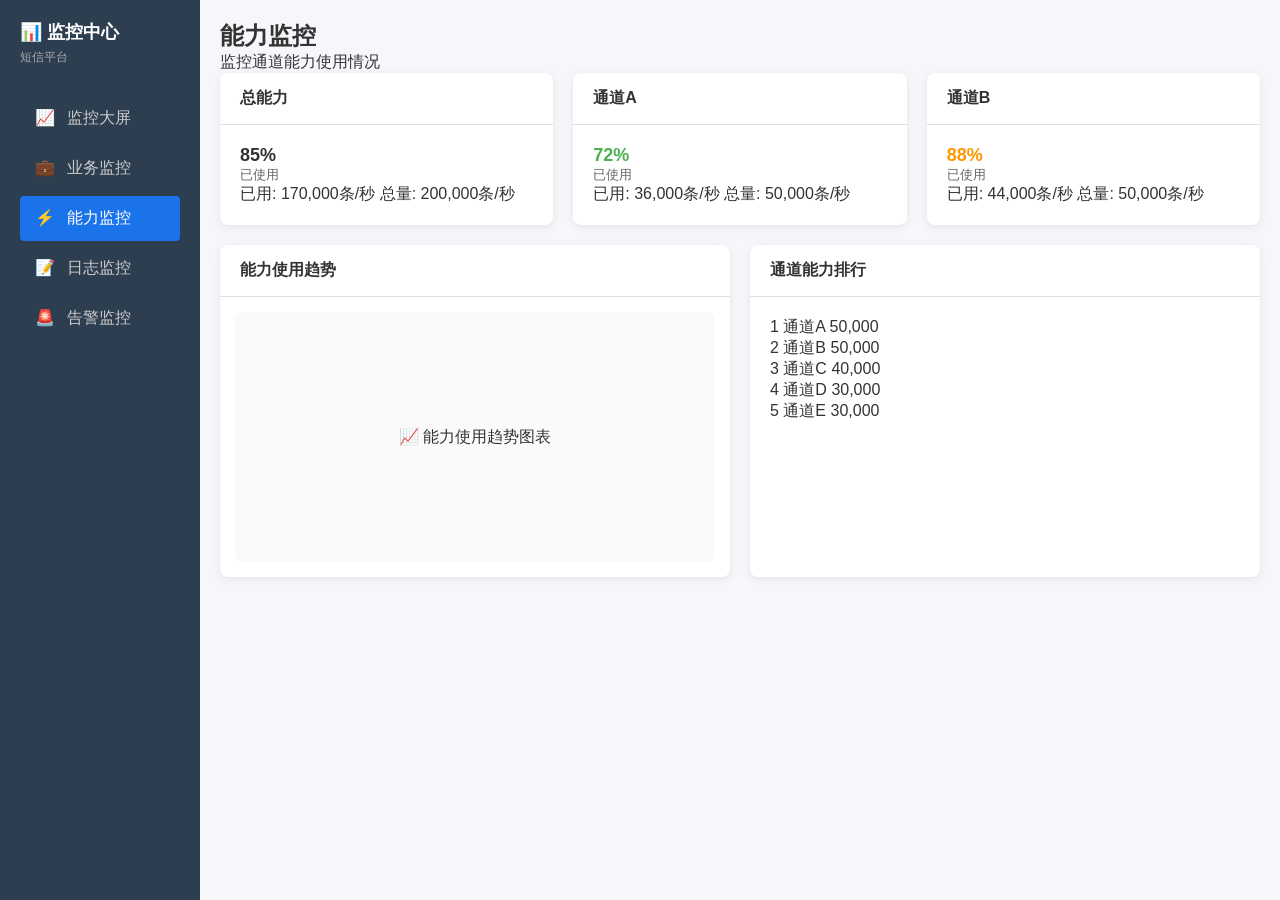
<file: capacity.html>
<!DOCTYPE html>
<html lang="zh-CN">
<head>
  <meta charset="UTF-8">
  <meta name="viewport" content="width=device-width, initial-scale=1.0">
  <title>能力监控 - 短信平台监控中心</title>
  <link rel="stylesheet" href="styles/main.css">
</head>
<body>
  <div class="container">
    <!-- 左侧导航 -->
    <aside class="sidebar">
      <div class="sidebar-logo">
        <h1>📊 监控中心</h1>
        <p>短信平台</p>
      </div>
      <div class="nav-tabs">
        <a href="index.html" class="nav-tab">
          <span class="nav-tab-icon">📈</span> 监控大屏
        </a>
        <a href="business.html" class="nav-tab">
          <span class="nav-tab-icon">💼</span> 业务监控
        </a>
        <a href="capacity.html" class="nav-tab active">
          <span class="nav-tab-icon">⚡</span> 能力监控
        </a>
        <a href="logs.html" class="nav-tab">
          <span class="nav-tab-icon">📝</span> 日志监控
        </a>
        <a href="alerts.html" class="nav-tab">
          <span class="nav-tab-icon">🚨</span> 告警监控
        </a>
      </div>
    </aside>

    <!-- 主内容区 -->
    <main class="main-content">
      <div class="page-header">
        <h2>能力监控</h2>
        <p class="page-subtitle">监控通道能力使用情况</p>
      </div>

      <div class="grid-3">
        <div class="card">
          <div class="card-header">
            <h3 class="card-title">总能力</h3>
          </div>
          <div class="card-body">
            <div class="gauge-container">
              <div class="gauge-value">85%</div>
              <div class="gauge-label">已使用</div>
            </div>
            <div class="progress-bar">
              <div class="progress-fill" style="width: 85%"></div>
            </div>
            <div class="progress-info">
              <span>已用: 170,000条/秒</span>
              <span>总量: 200,000条/秒</span>
            </div>
          </div>
        </div>

        <div class="card">
          <div class="card-header">
            <h3 class="card-title">通道A</h3>
          </div>
          <div class="card-body">
            <div class="gauge-container">
              <div class="gauge-value" style="color: #4CAF50">72%</div>
              <div class="gauge-label">已使用</div>
            </div>
            <div class="progress-bar">
              <div class="progress-fill" style="width: 72%; background: #4CAF50"></div>
            </div>
            <div class="progress-info">
              <span>已用: 36,000条/秒</span>
              <span>总量: 50,000条/秒</span>
            </div>
          </div>
        </div>

        <div class="card">
          <div class="card-header">
            <h3 class="card-title">通道B</h3>
          </div>
          <div class="card-body">
            <div class="gauge-container">
              <div class="gauge-value" style="color: #FF9800">88%</div>
              <div class="gauge-label">已使用</div>
            </div>
            <div class="progress-bar">
              <div class="progress-fill" style="width: 88%; background: #FF9800"></div>
            </div>
            <div class="progress-info">
              <span>已用: 44,000条/秒</span>
              <span>总量: 50,000条/秒</span>
            </div>
          </div>
        </div>
      </div>

      <div class="grid-2">
        <div class="card">
          <div class="card-header">
            <h3 class="card-title">能力使用趋势</h3>
          </div>
          <div class="chart-container">
            <div class="chart-placeholder">📈 能力使用趋势图表</div>
          </div>
        </div>

        <div class="card">
          <div class="card-header">
            <h3 class="card-title">通道能力排行</h3>
          </div>
          <div class="card-body">
            <div class="ranking-list">
              <div class="ranking-item">
                <span class="ranking-num">1</span>
                <span class="ranking-name">通道A</span>
                <span class="ranking-value">50,000</span>
              </div>
              <div class="ranking-item">
                <span class="ranking-num">2</span>
                <span class="ranking-name">通道B</span>
                <span class="ranking-value">50,000</span>
              </div>
              <div class="ranking-item">
                <span class="ranking-num">3</span>
                <span class="ranking-name">通道C</span>
                <span class="ranking-value">40,000</span>
              </div>
              <div class="ranking-item">
                <span class="ranking-num">4</span>
                <span class="ranking-name">通道D</span>
                <span class="ranking-value">30,000</span>
              </div>
              <div class="ranking-item">
                <span class="ranking-num">5</span>
                <span class="ranking-name">通道E</span>
                <span class="ranking-value">30,000</span>
              </div>
            </div>
          </div>
        </div>
      </div>
    </main>
  </div>
</body>
</html>
</file>
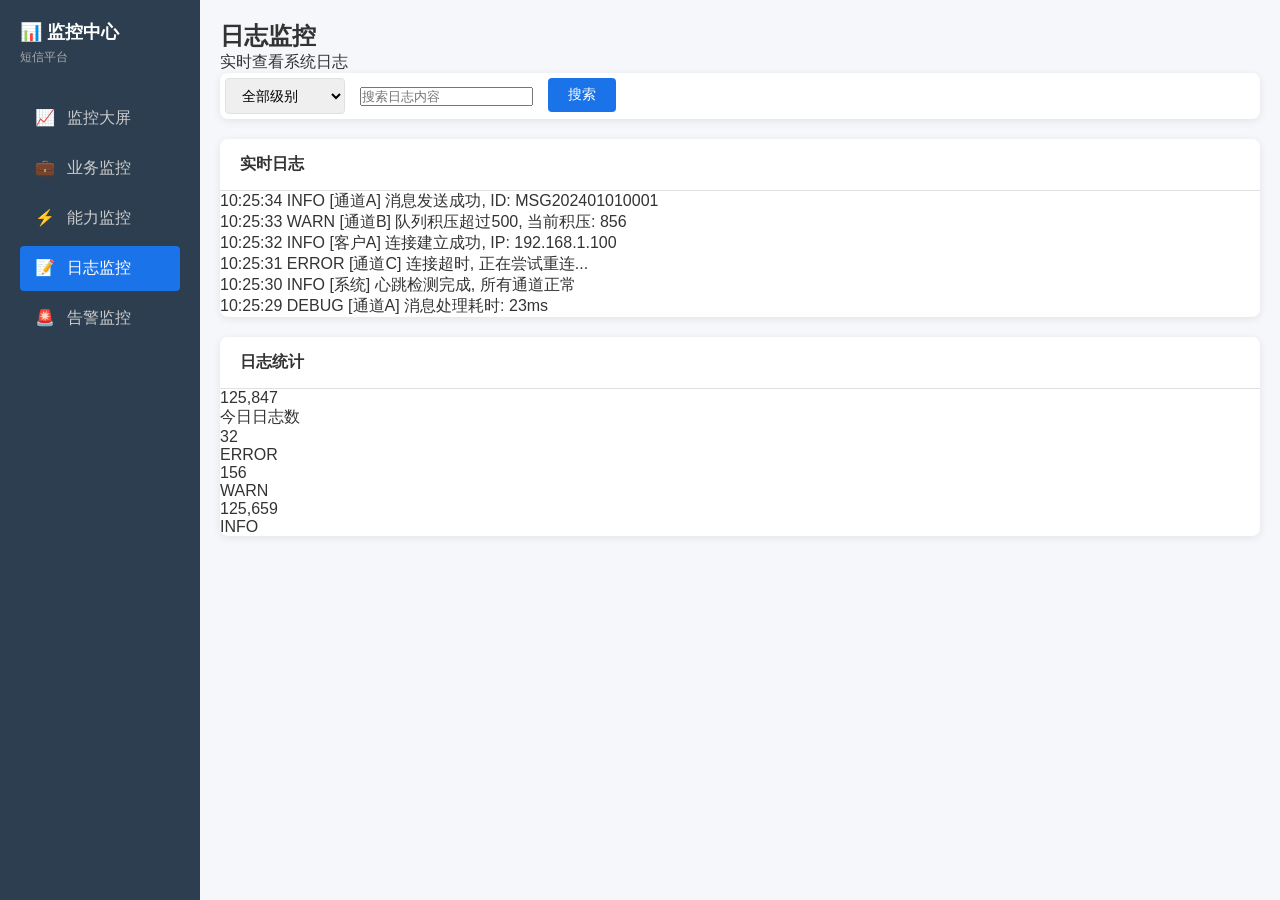
<file: logs.html>
<!DOCTYPE html>
<html lang="zh-CN">
<head>
  <meta charset="UTF-8">
  <meta name="viewport" content="width=device-width, initial-scale=1.0">
  <title>日志监控 - 短信平台监控中心</title>
  <link rel="stylesheet" href="styles/main.css">
</head>
<body>
  <div class="container">
    <!-- 左侧导航 -->
    <aside class="sidebar">
      <div class="sidebar-logo">
        <h1>📊 监控中心</h1>
        <p>短信平台</p>
      </div>
      <div class="nav-tabs">
        <a href="index.html" class="nav-tab">
          <span class="nav-tab-icon">📈</span> 监控大屏
        </a>
        <a href="business.html" class="nav-tab">
          <span class="nav-tab-icon">💼</span> 业务监控
        </a>
        <a href="capacity.html" class="nav-tab">
          <span class="nav-tab-icon">⚡</span> 能力监控
        </a>
     
        <a href="logs.html" class="nav-tab active">
          <span class="nav-tab-icon">📝</span> 日志监控
        </a>
        <a href="alerts.html" class="nav-tab">
          <span class="nav-tab-icon">🚨</span> 告警监控
        </a>
      </div>
    </aside>

    <!-- 主内容区 -->
    <main class="main-content">
      <div class="page-header">
        <h2>日志监控</h2>
        <p class="page-subtitle">实时查看系统日志</p>
      </div>

      <div class="card" style="margin-bottom: 20px;">
        <div class="search-bar">
          <div class="search-item">
            <select class="search-select">
              <option>全部级别</option>
              <option>INFO</option>
              <option>WARN</option>
              <option>ERROR</option>
              <option>DEBUG</option>
            </select>
          </div>
          <div class="search-item">
            <input type="text" class="search-input" placeholder="搜索日志内容">
          </div>
          <div class="search-actions">
            <button class="btn btn-primary">搜索</button>
          </div>
        </div>
      </div>

      <div class="card">
        <div class="card-header">
          <h3 class="card-title">实时日志</h3>
        </div>
        <div class="log-container">
          <div class="log-item info">
            <span class="log-time">10:25:34</span>
            <span class="log-level">INFO</span>
            <span class="log-message">[通道A] 消息发送成功, ID: MSG202401010001</span>
          </div>
          <div class="log-item warn">
            <span class="log-time">10:25:33</span>
            <span class="log-level">WARN</span>
            <span class="log-message">[通道B] 队列积压超过500, 当前积压: 856</span>
          </div>
          <div class="log-item info">
            <span class="log-time">10:25:32</span>
            <span class="log-level">INFO</span>
            <span class="log-message">[客户A] 连接建立成功, IP: 192.168.1.100</span>
          </div>
          <div class="log-item error">
            <span class="log-time">10:25:31</span>
            <span class="log-level">ERROR</span>
            <span class="log-message">[通道C] 连接超时, 正在尝试重连...</span>
          </div>
          <div class="log-item info">
            <span class="log-time">10:25:30</span>
            <span class="log-level">INFO</span>
            <span class="log-message">[系统] 心跳检测完成, 所有通道正常</span>
          </div>
          <div class="log-item debug">
            <span class="log-time">10:25:29</span>
            <span class="log-level">DEBUG</span>
            <span class="log-message">[通道A] 消息处理耗时: 23ms</span>
          </div>
        </div>
      </div>

      <div class="card">
        <div class="card-header">
          <h3 class="card-title">日志统计</h3>
        </div>
        <div class="stats-grid">
          <div class="stat-item">
            <div class="stat-value">125,847</div>
            <div class="stat-label">今日日志数</div>
          </div>
          <div class="stat-item">
            <div class="stat-value">32</div>
            <div class="stat-label">ERROR</div>
          </div>
          <div class="stat-item">
            <div class="stat-value">156</div>
            <div class="stat-label">WARN</div>
          </div>
          <div class="stat-item">
            <div class="stat-value">125,659</div>
            <div class="stat-label">INFO</div>
          </div>
        </div>
      </div>
    </main>
  </div>
</body>
</html>
</file>
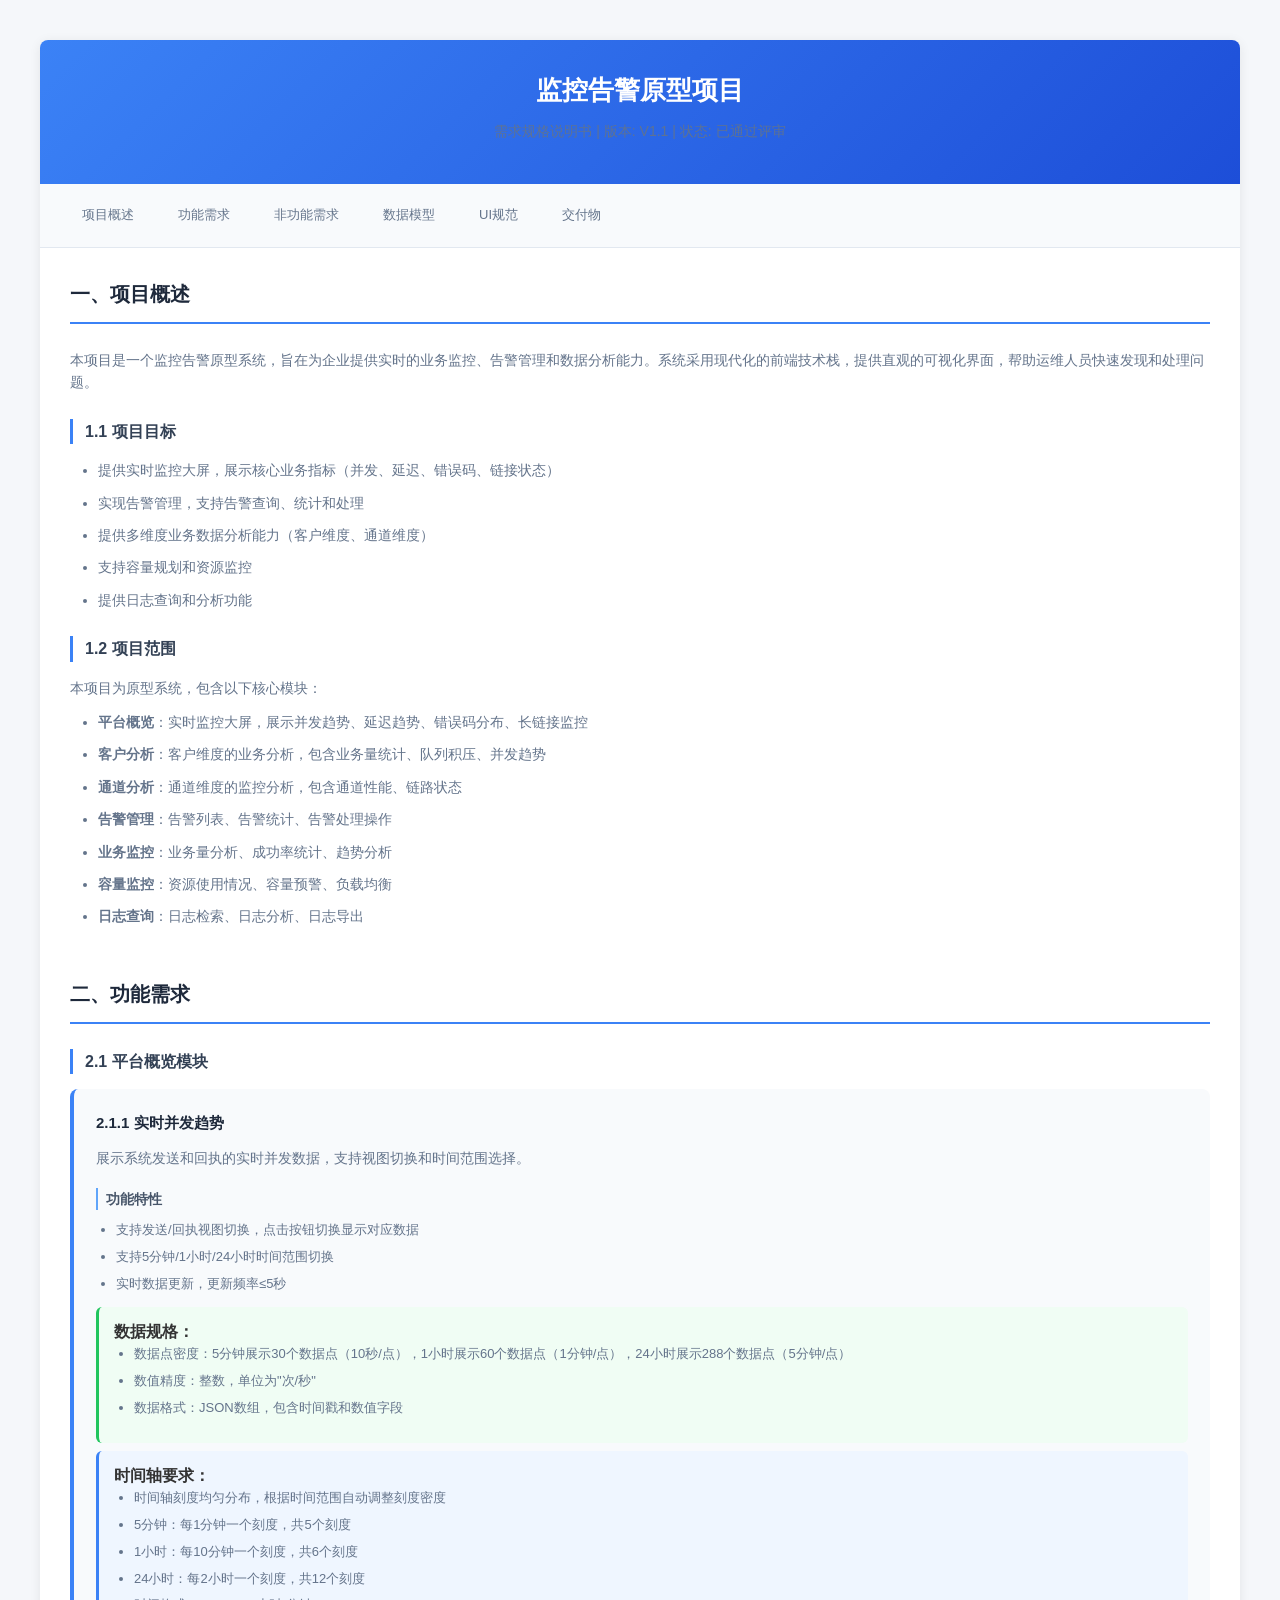
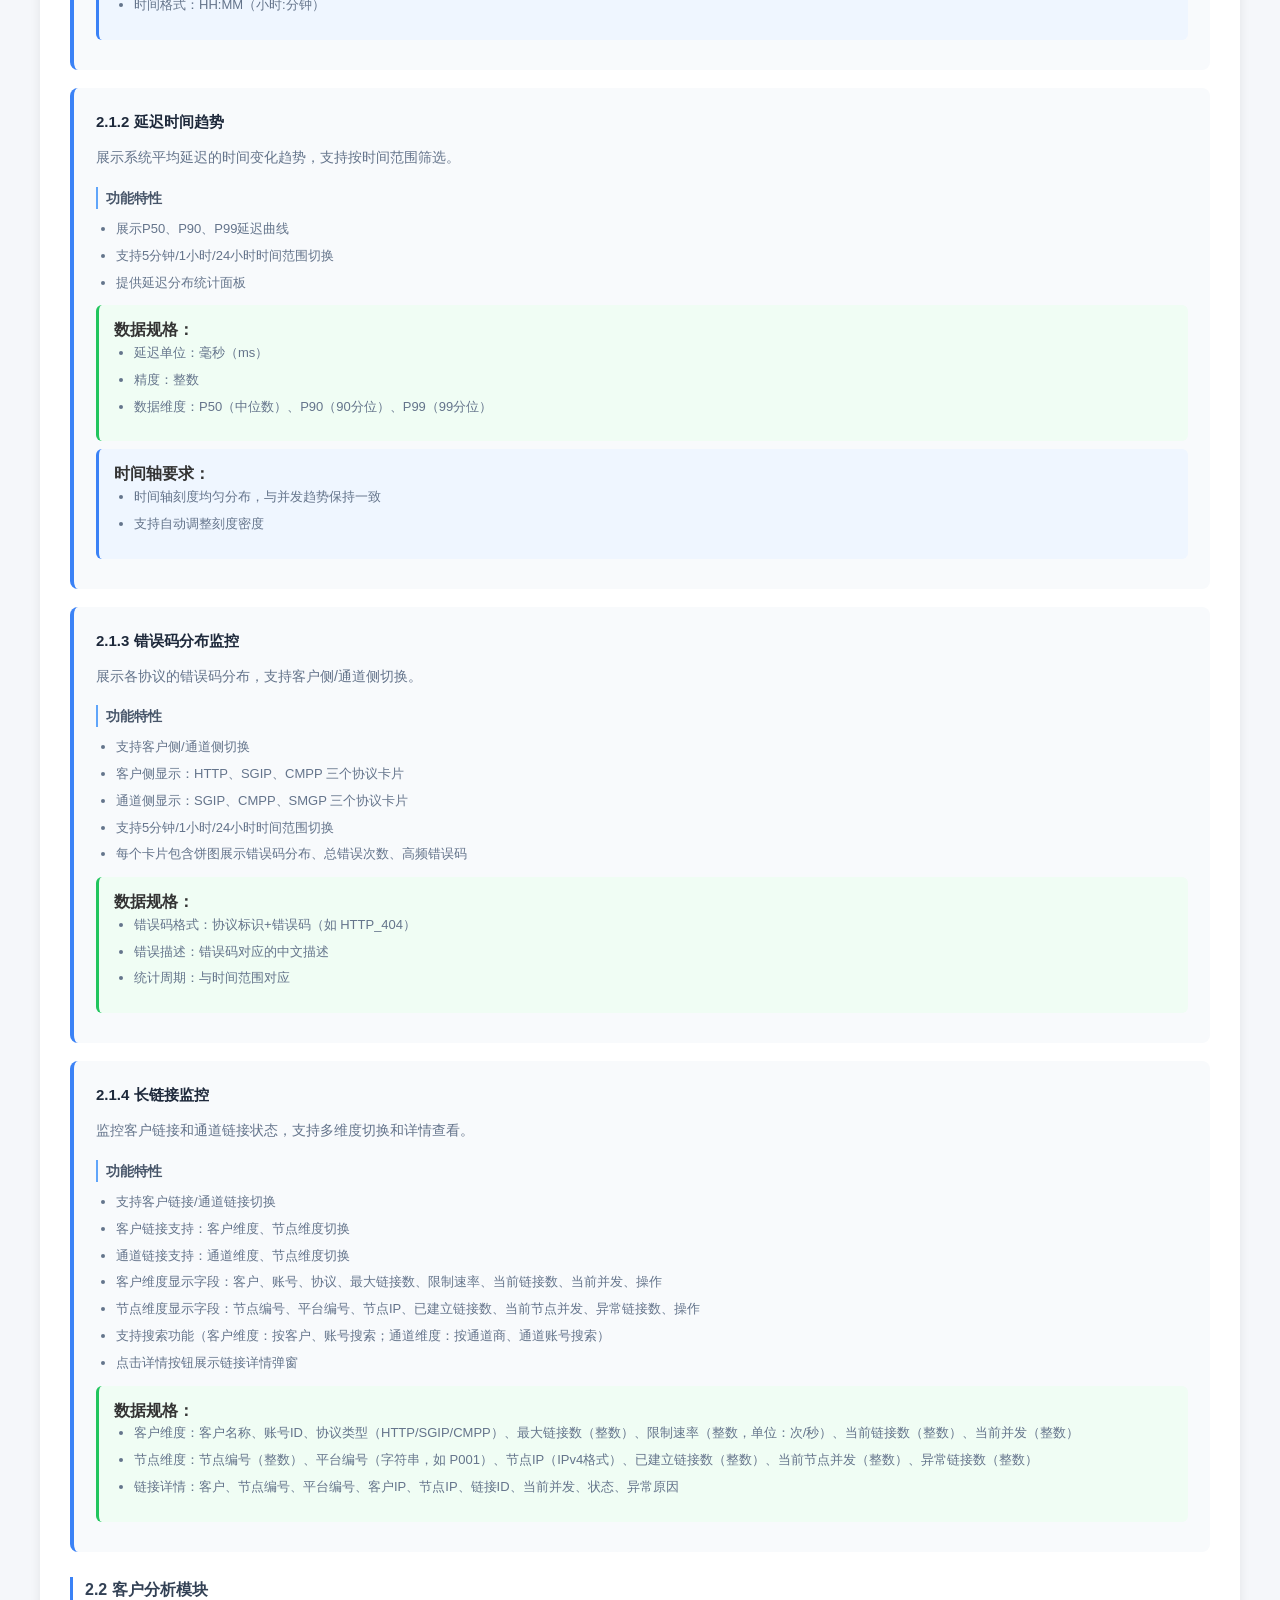
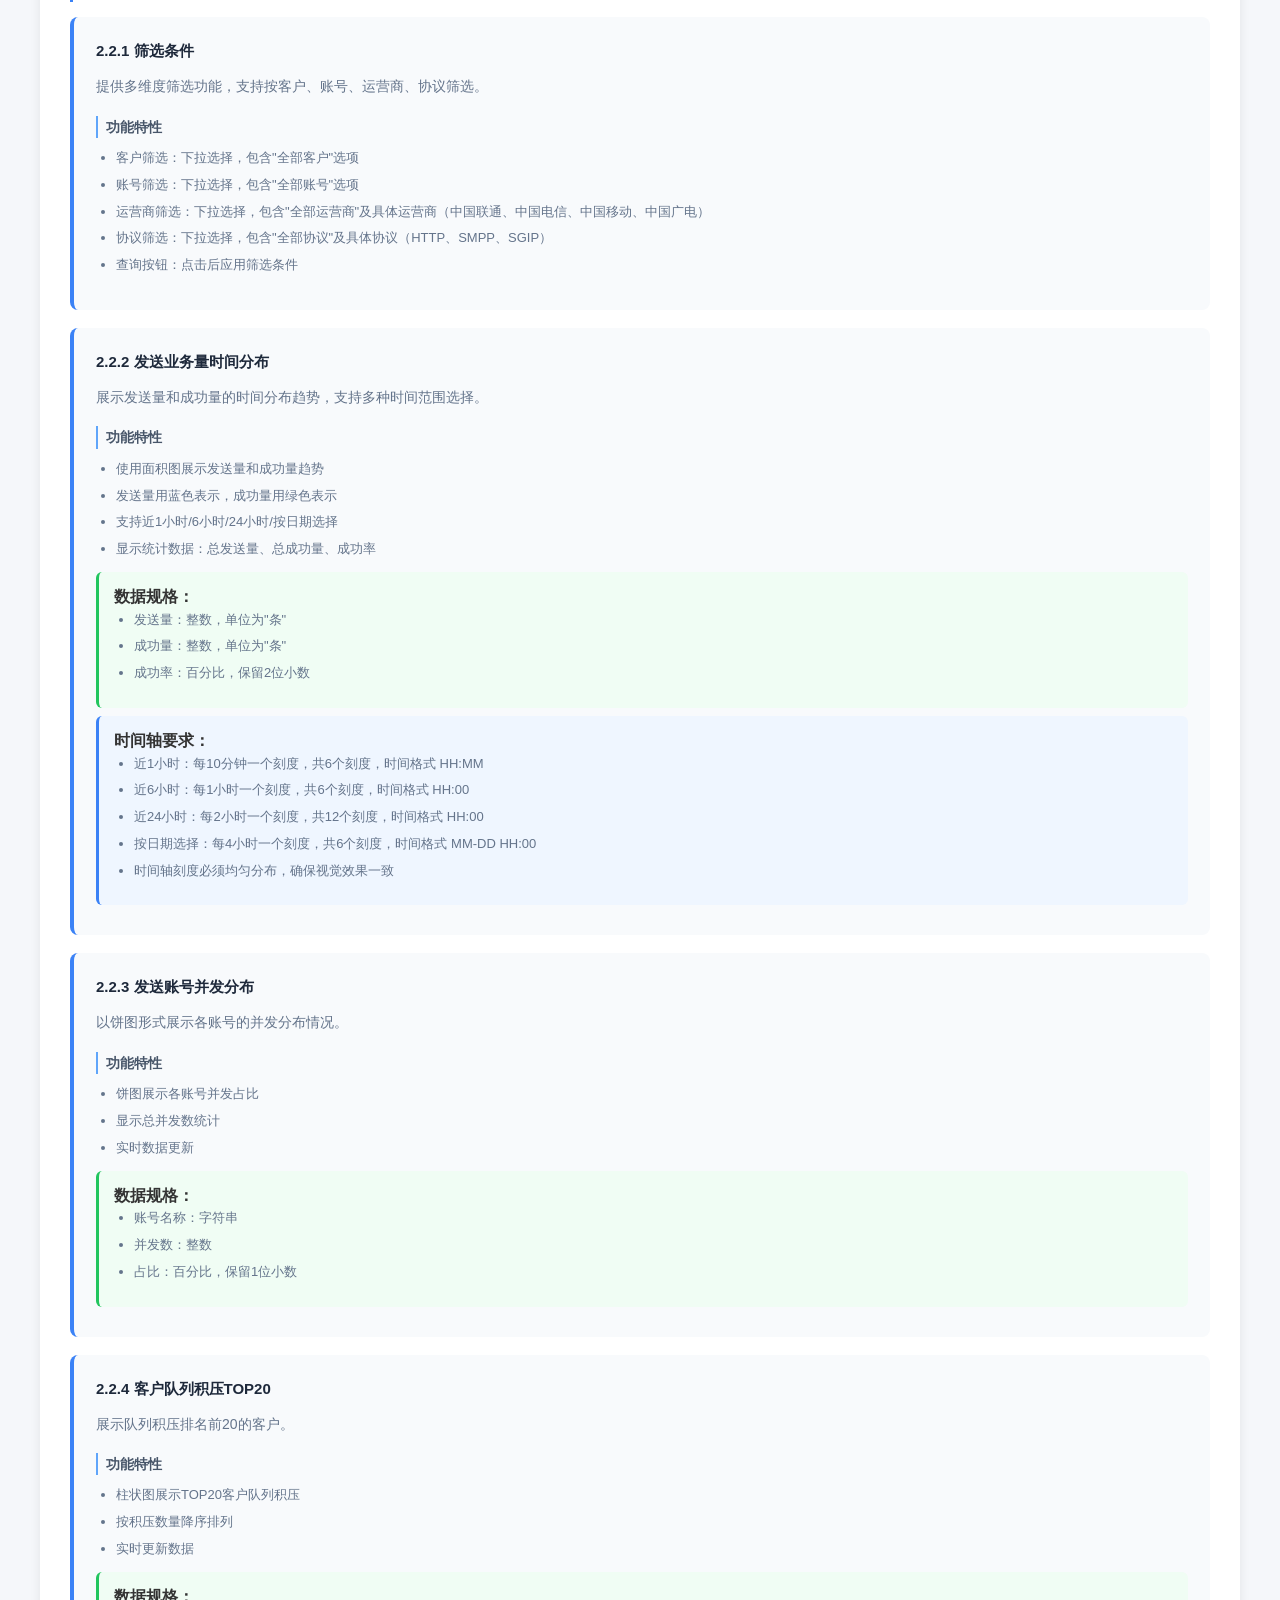
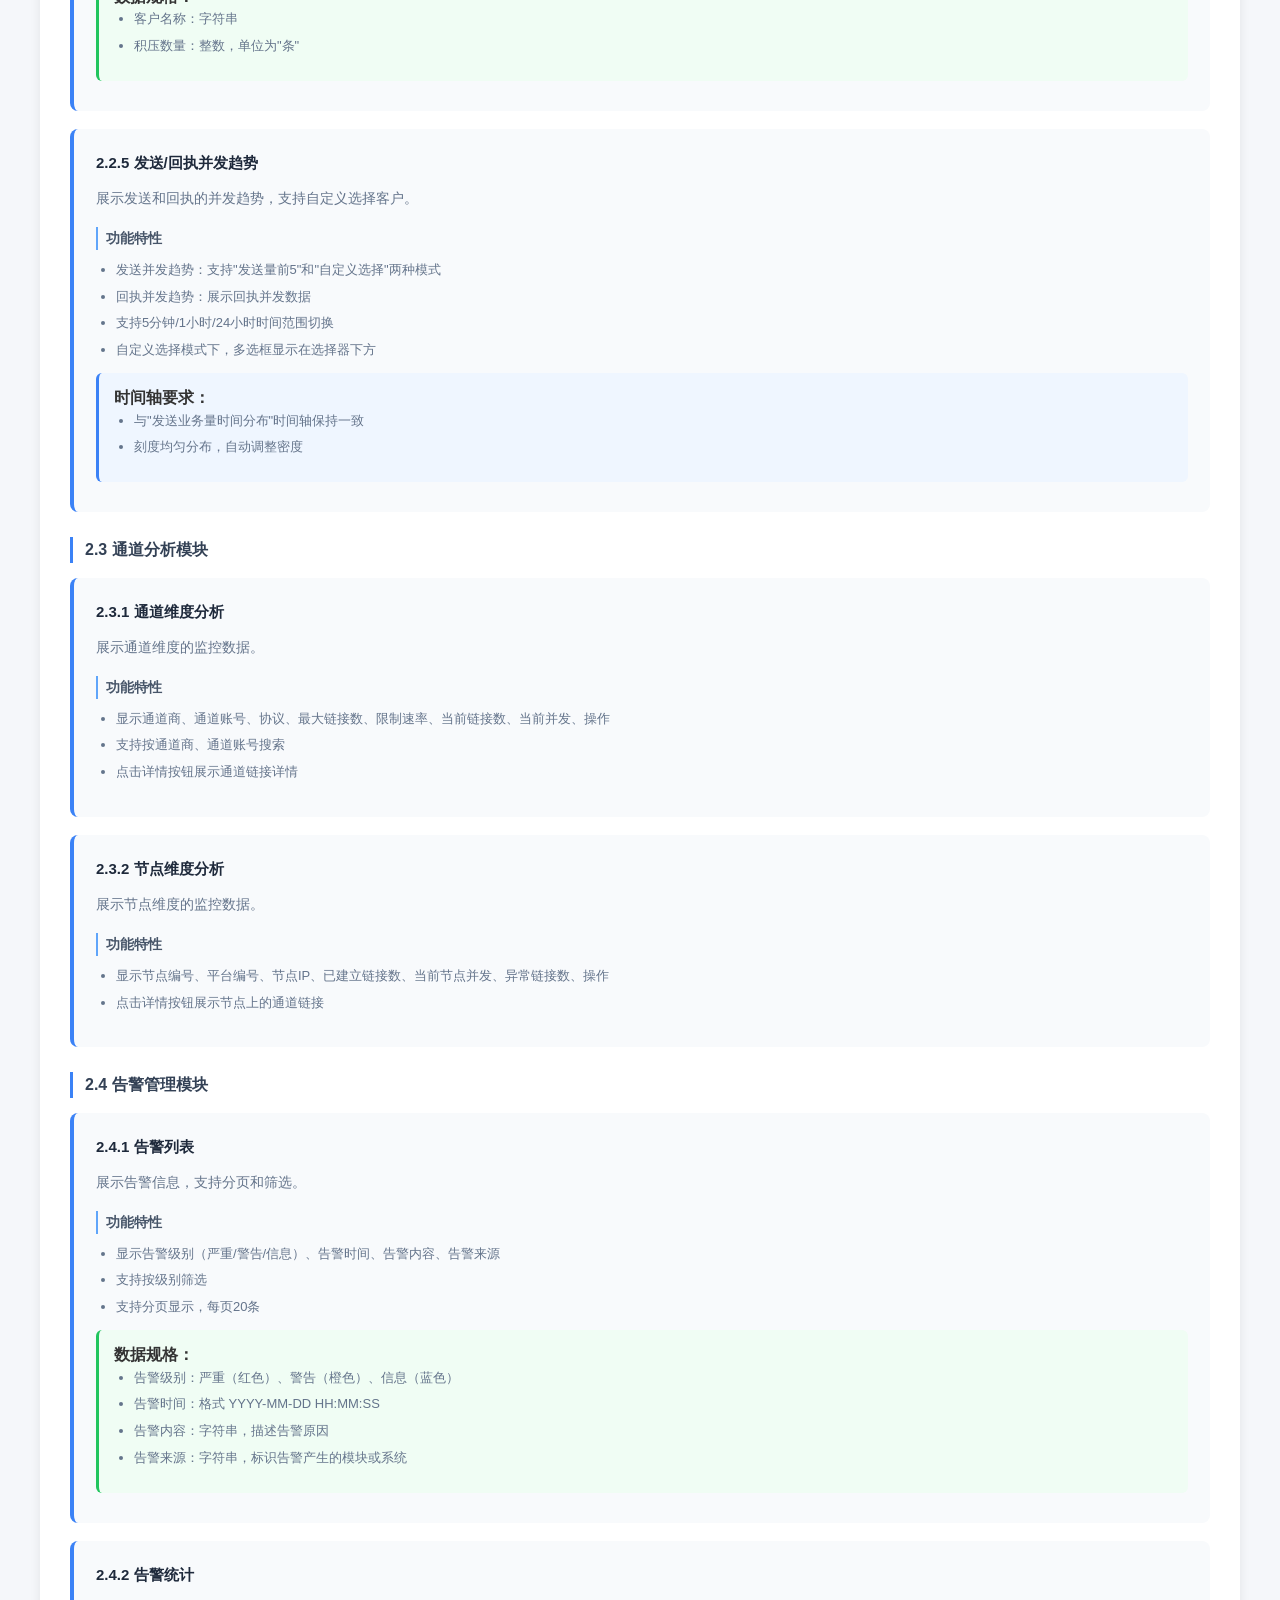
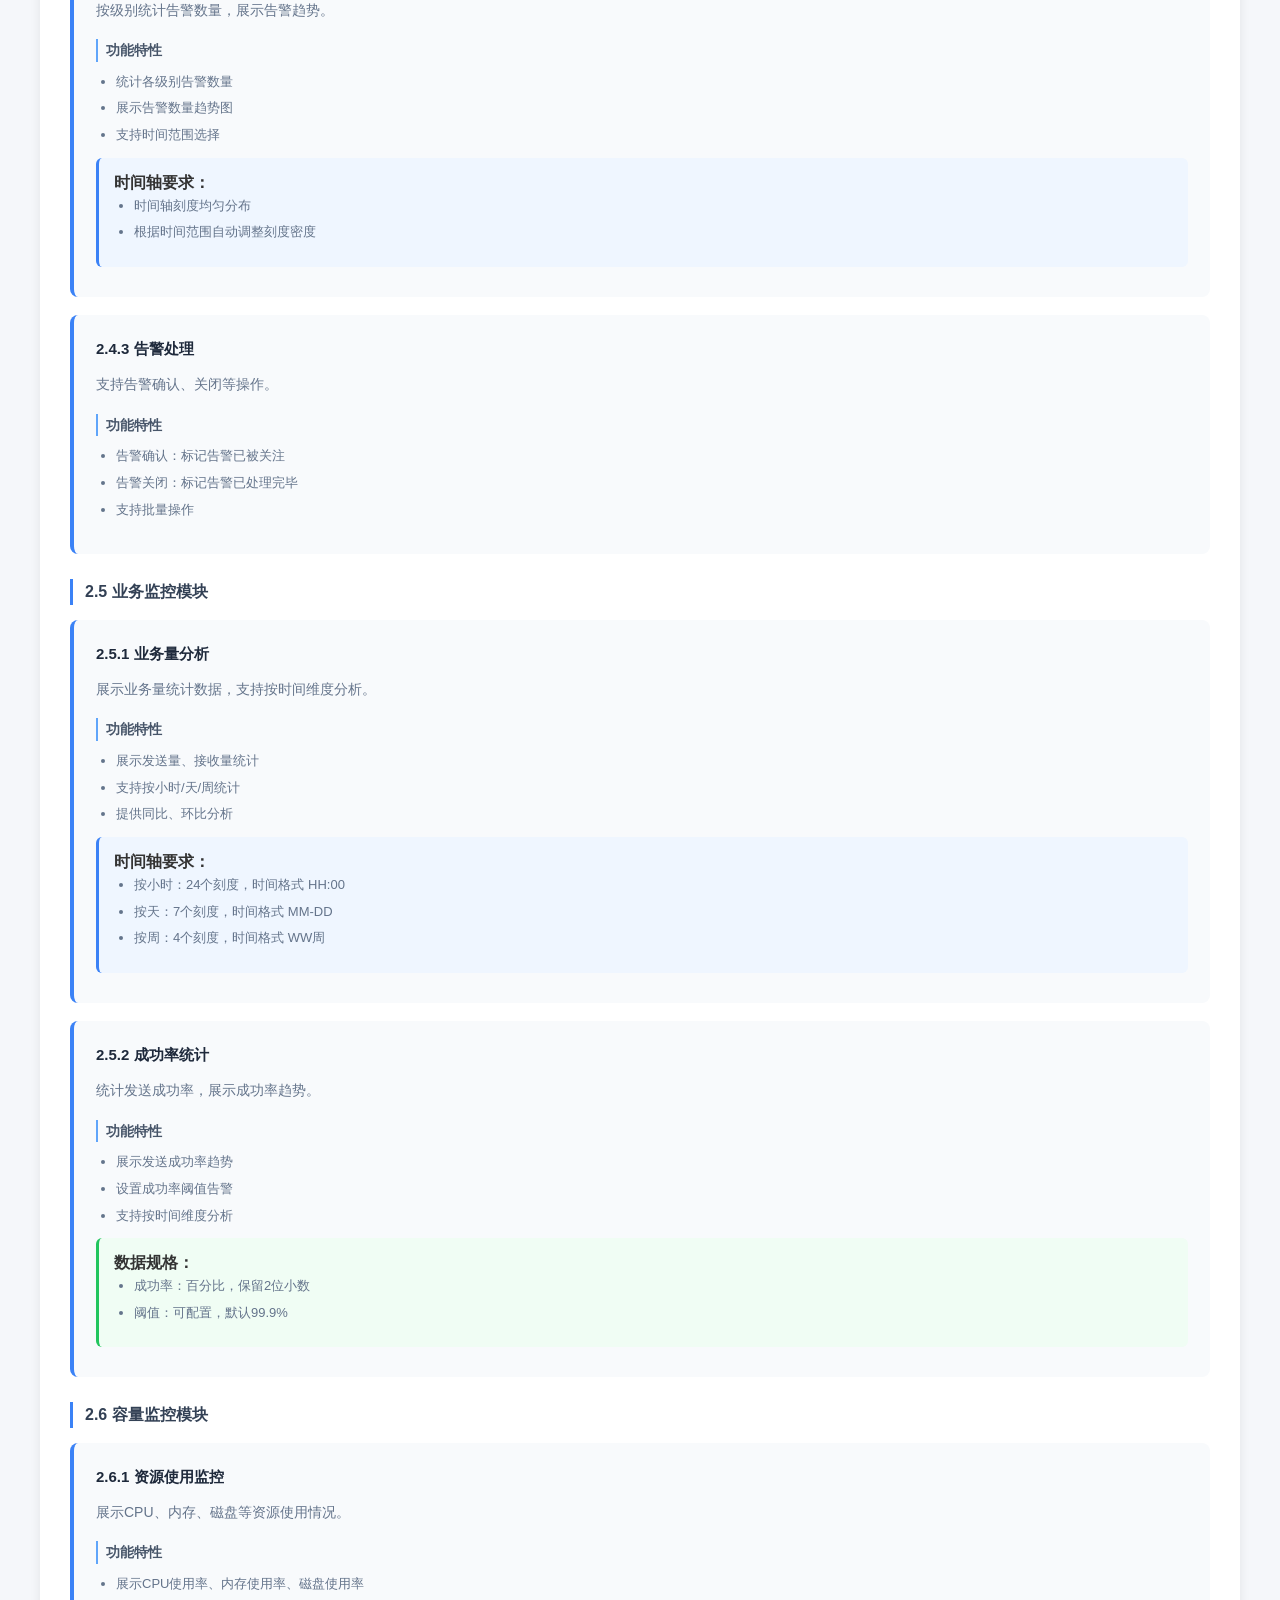
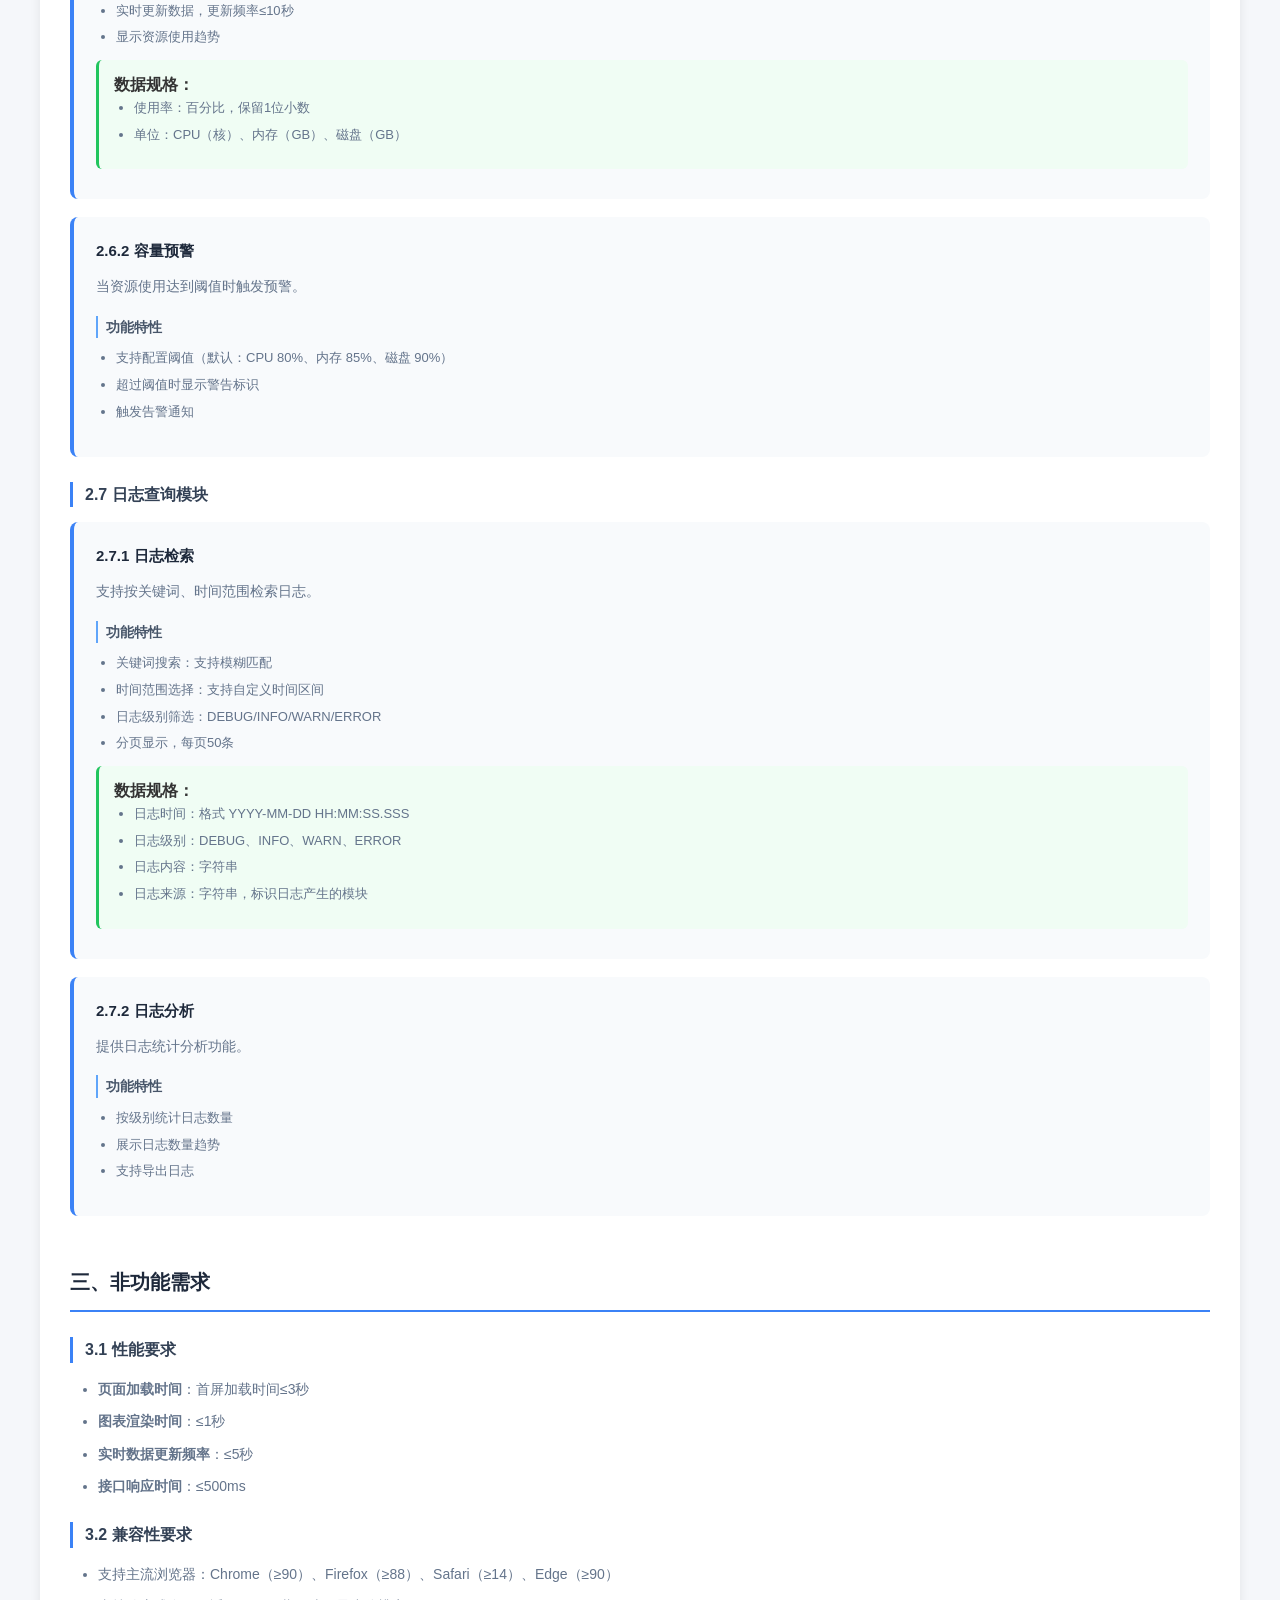
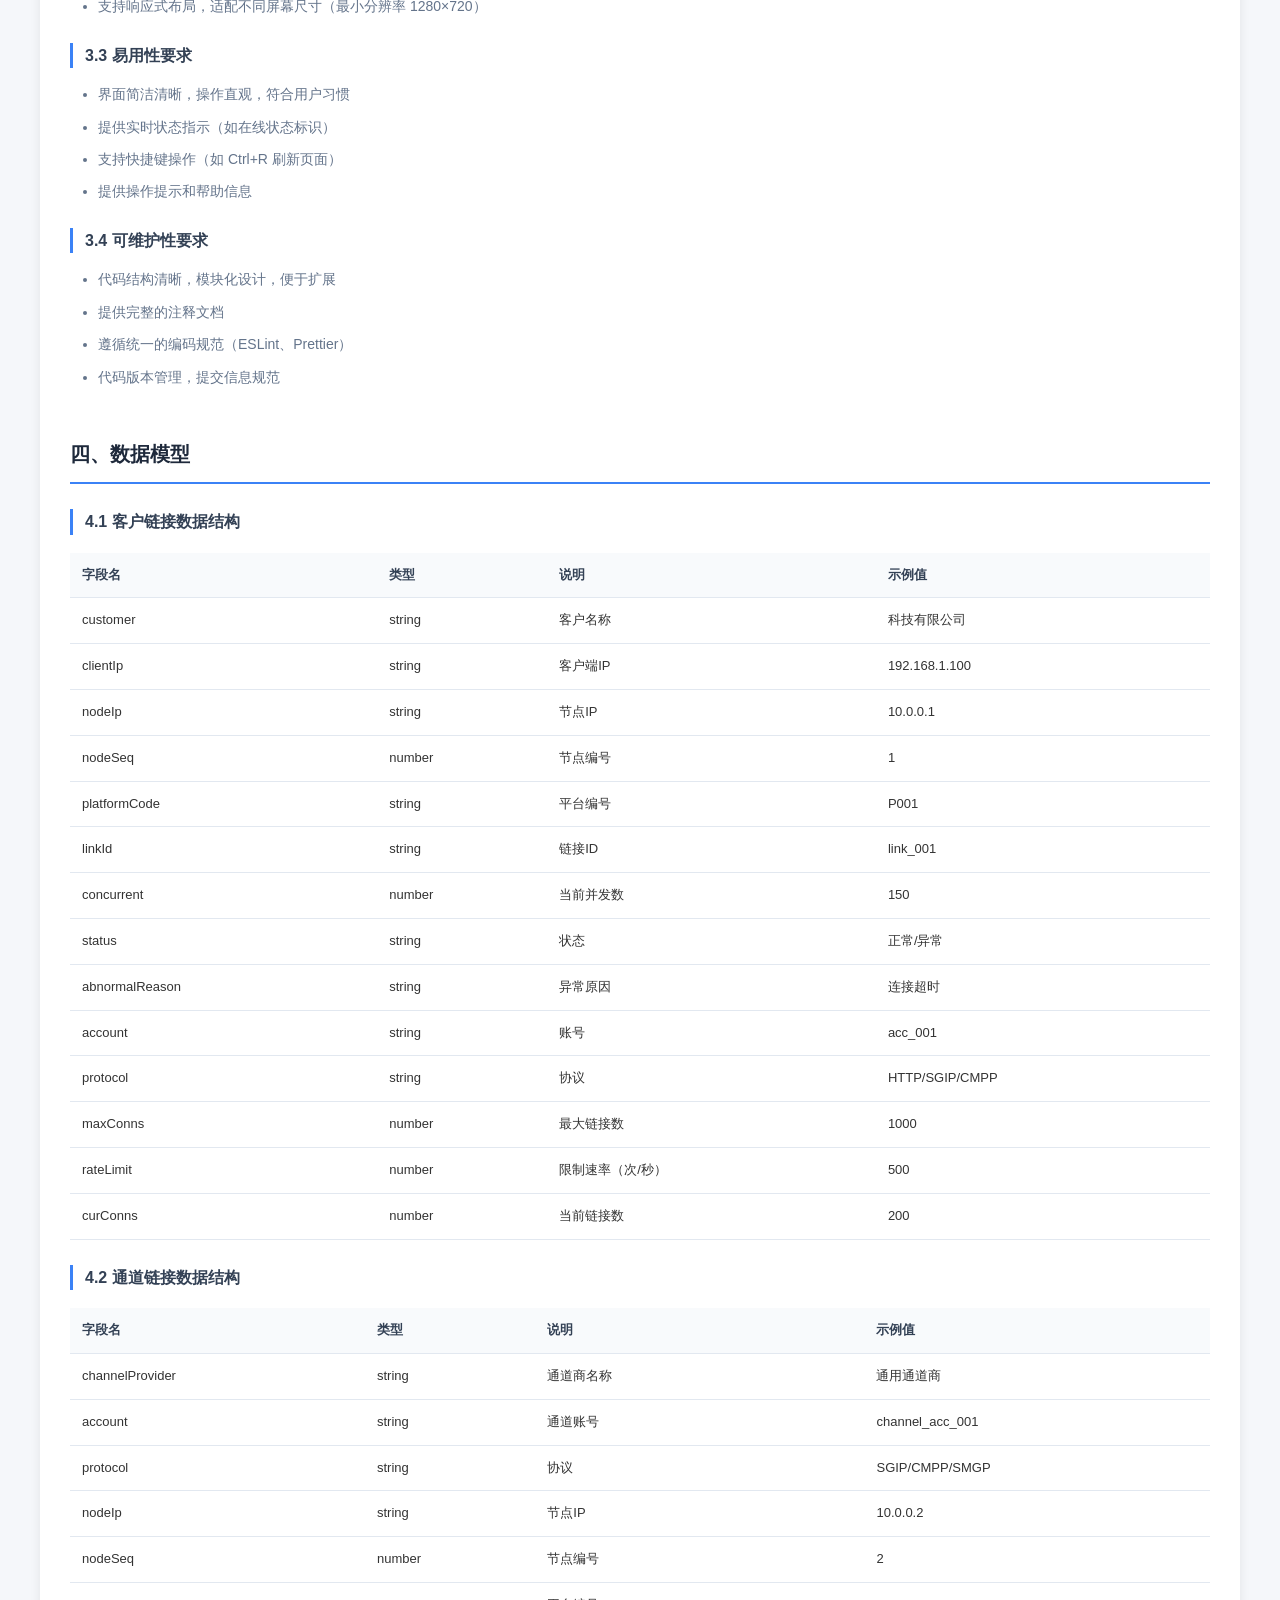
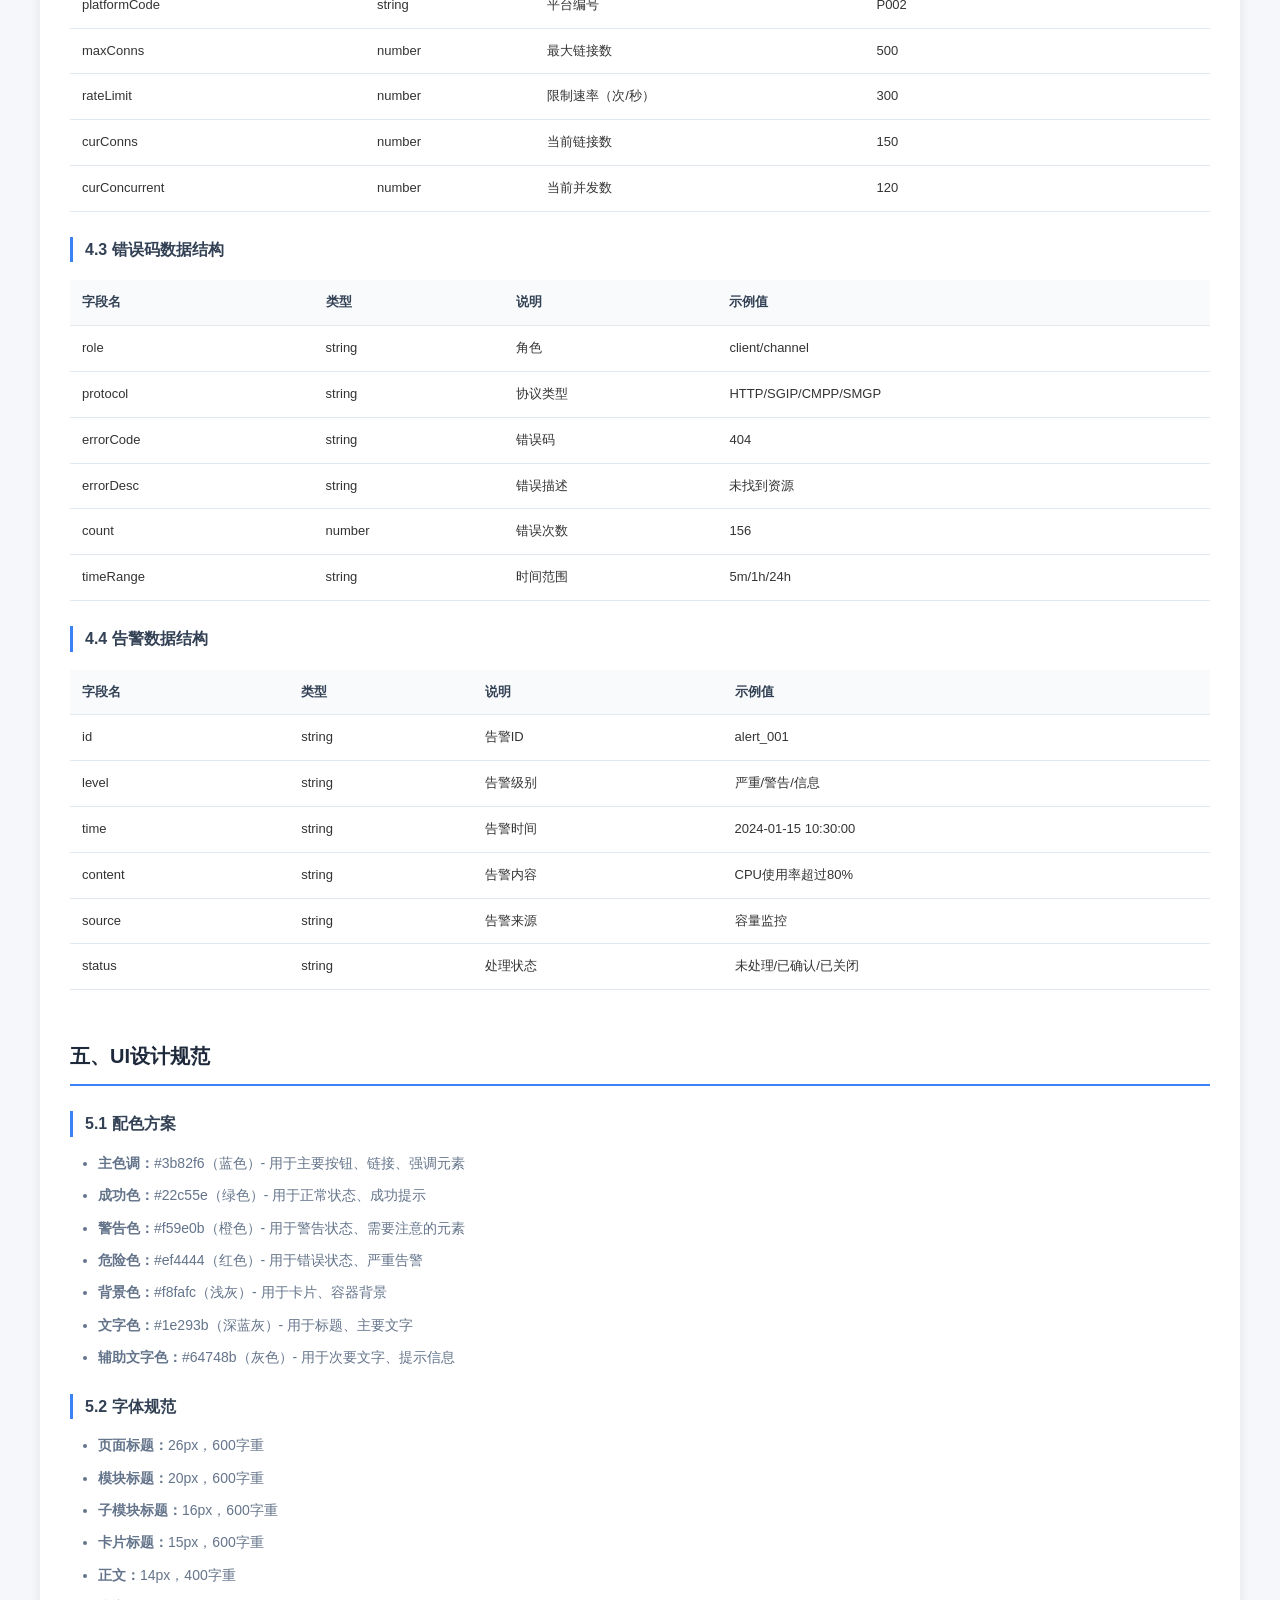
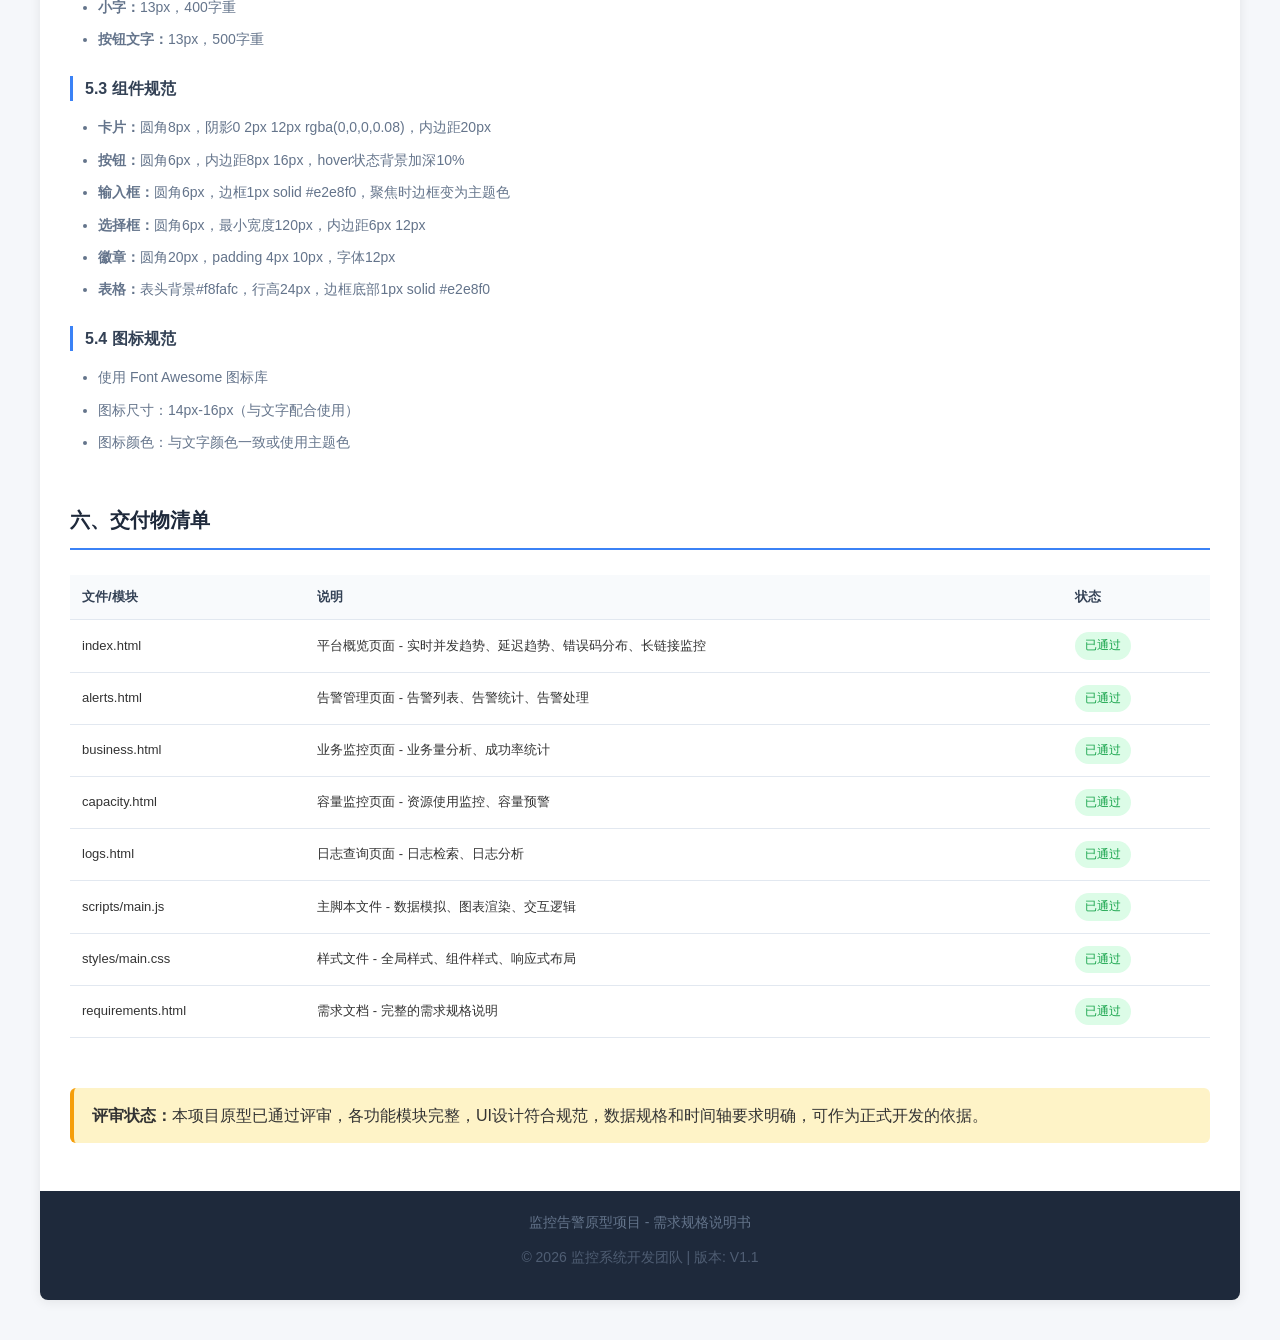
<file: requirements.html>
<!DOCTYPE html>
<html lang="zh-CN">
<head>
    <meta charset="UTF-8">
    <meta name="viewport" content="width=device-width, initial-scale=1.0">
    <title>监控告警原型项目 - 需求文档</title>
    <style>
        * { margin: 0; padding: 0; box-sizing: border-box; }
        body { font-family: -apple-system, BlinkMacSystemFont, 'Segoe UI', Roboto, Arial, sans-serif; line-height: 1.6; color: #333; background: #f5f7fa; padding: 40px 20px; }
        .container { max-width: 1200px; margin: 0 auto; background: white; border-radius: 8px; box-shadow: 0 2px 12px rgba(0,0,0,0.08); overflow: hidden; }
        .header { background: linear-gradient(135deg, #3b82f6 0%, #1d4ed8 100%); color: white; padding: 30px; text-align: center; }
        .header h1 { font-size: 26px; margin-bottom: 8px; }
        .header p { opacity: 0.9; font-size: 14px; }
        .nav { background: #f8fafc; border-bottom: 1px solid #e2e8f0; padding: 15px 30px; display: flex; gap: 20px; flex-wrap: wrap; }
        .nav a { color: #64748b; text-decoration: none; font-size: 13px; padding: 6px 12px; border-radius: 4px; transition: all 0.2s; }
        .nav a:hover { background: #e2e8f0; color: #1e293b; }
        .content { padding: 30px; }
        .section { margin-bottom: 50px; }
        .section-title { font-size: 20px; font-weight: 600; color: #1e293b; margin-bottom: 25px; padding-bottom: 12px; border-bottom: 2px solid #3b82f6; }
        .subsection-title { font-size: 16px; font-weight: 600; color: #334155; margin: 25px 0 15px; padding-left: 12px; border-left: 3px solid #3b82f6; }
        .subsubsection-title { font-size: 14px; font-weight: 600; color: #475569; margin: 18px 0 10px; padding-left: 8px; border-left: 2px solid #60a5fa; }
        p { color: #64748b; margin-bottom: 12px; font-size: 14px; }
        ul, ol { margin-left: 28px; margin-bottom: 12px; }
        li { color: #64748b; margin-bottom: 10px; font-size: 14px; }
        .feature-card { background: #f8fafc; border-radius: 8px; padding: 22px; margin-bottom: 18px; border-left: 4px solid #3b82f6; }
        .feature-card h4 { color: #1e293b; margin-bottom: 12px; font-size: 15px; }
        .feature-card p { margin-bottom: 10px; font-size: 14px; }
        .feature-card ul { margin-left: 20px; }
        .feature-card li { font-size: 13px; margin-bottom: 6px; }
        .table { width: 100%; border-collapse: collapse; margin: 18px 0; font-size: 13px; }
        .table th, .table td { padding: 12px; text-align: left; border-bottom: 1px solid #e2e8f0; }
        .table th { background: #f8fafc; font-weight: 600; color: #334155; }
        .table tr:hover { background: #f8fafc; }
        .status { display: inline-block; padding: 4px 10px; border-radius: 20px; font-size: 12px; font-weight: 500; }
        .status-approved { background: #dcfce7; color: #16a34a; }
        .status-draft { background: #fef3c7; color: #d97706; }
        .status-pending { background: #dbeafe; color: #2563eb; }
        .footer { background: #1e293b; color: #94a3b8; padding: 20px 30px; text-align: center; font-size: 13px; }
        .highlight { background: #fef3c7; padding: 15px 18px; border-radius: 6px; margin: 18px 0; border-left: 4px solid #f59e0b; }
        .data-spec { background: #f0fdf4; border-radius: 6px; padding: 12px 15px; margin: 8px 0; border-left: 3px solid #22c55e; }
        .timeline-spec { background: #eff6ff; border-radius: 6px; padding: 12px 15px; margin: 8px 0; border-left: 3px solid #3b82f6; }
        code { background: #f1f5f9; padding: 2px 6px; border-radius: 4px; font-family: 'Consolas', monospace; font-size: 13px; color: #3b82f6; }
    </style>
</head>
<body>
    <div class="container">
        <div class="header">
            <h1>监控告警原型项目</h1>
            <p>需求规格说明书 | 版本: V1.1 | 状态: 已通过评审</p>
        </div>
        
        <div class="nav">
            <a href="#project-overview">项目概述</a>
            <a href="#functional-requirements">功能需求</a>
            <a href="#non-functional">非功能需求</a>
            <a href="#data-model">数据模型</a>
            <a href="#ui-spec">UI规范</a>
            <a href="#deliverables">交付物</a>
        </div>
        
        <div class="content">
            <div id="project-overview" class="section">
                <h2 class="section-title">一、项目概述</h2>
                <p>本项目是一个监控告警原型系统，旨在为企业提供实时的业务监控、告警管理和数据分析能力。系统采用现代化的前端技术栈，提供直观的可视化界面，帮助运维人员快速发现和处理问题。</p>
                
                <div class="subsection-title">1.1 项目目标</div>
                <ul>
                    <li>提供实时监控大屏，展示核心业务指标（并发、延迟、错误码、链接状态）</li>
                    <li>实现告警管理，支持告警查询、统计和处理</li>
                    <li>提供多维度业务数据分析能力（客户维度、通道维度）</li>
                    <li>支持容量规划和资源监控</li>
                    <li>提供日志查询和分析功能</li>
                </ul>
                
                <div class="subsection-title">1.2 项目范围</div>
                <p>本项目为原型系统，包含以下核心模块：</p>
                <ul>
                    <li><strong>平台概览</strong>：实时监控大屏，展示并发趋势、延迟趋势、错误码分布、长链接监控</li>
                    <li><strong>客户分析</strong>：客户维度的业务分析，包含业务量统计、队列积压、并发趋势</li>
                    <li><strong>通道分析</strong>：通道维度的监控分析，包含通道性能、链路状态</li>
                    <li><strong>告警管理</strong>：告警列表、告警统计、告警处理操作</li>
                    <li><strong>业务监控</strong>：业务量分析、成功率统计、趋势分析</li>
                    <li><strong>容量监控</strong>：资源使用情况、容量预警、负载均衡</li>
                    <li><strong>日志查询</strong>：日志检索、日志分析、日志导出</li>
                </ul>
            </div>
            
            <div id="functional-requirements" class="section">
                <h2 class="section-title">二、功能需求</h2>
                
                <div class="subsection-title">2.1 平台概览模块</div>
                
                <div class="feature-card">
                    <h4>2.1.1 实时并发趋势</h4>
                    <p>展示系统发送和回执的实时并发数据，支持视图切换和时间范围选择。</p>
                    <div class="subsubsection-title">功能特性</div>
                    <ul>
                        <li>支持发送/回执视图切换，点击按钮切换显示对应数据</li>
                        <li>支持5分钟/1小时/24小时时间范围切换</li>
                        <li>实时数据更新，更新频率≤5秒</li>
                    </ul>
                    <div class="data-spec"><strong>数据规格：</strong>
                        <ul>
                            <li>数据点密度：5分钟展示30个数据点（10秒/点），1小时展示60个数据点（1分钟/点），24小时展示288个数据点（5分钟/点）</li>
                            <li>数值精度：整数，单位为"次/秒"</li>
                            <li>数据格式：JSON数组，包含时间戳和数值字段</li>
                        </ul>
                    </div>
                    <div class="timeline-spec"><strong>时间轴要求：</strong>
                        <ul>
                            <li>时间轴刻度均匀分布，根据时间范围自动调整刻度密度</li>
                            <li>5分钟：每1分钟一个刻度，共5个刻度</li>
                            <li>1小时：每10分钟一个刻度，共6个刻度</li>
                            <li>24小时：每2小时一个刻度，共12个刻度</li>
                            <li>时间格式：HH:MM（小时:分钟）</li>
                        </ul>
                    </div>
                </div>
                
                <div class="feature-card">
                    <h4>2.1.2 延迟时间趋势</h4>
                    <p>展示系统平均延迟的时间变化趋势，支持按时间范围筛选。</p>
                    <div class="subsubsection-title">功能特性</div>
                    <ul>
                        <li>展示P50、P90、P99延迟曲线</li>
                        <li>支持5分钟/1小时/24小时时间范围切换</li>
                        <li>提供延迟分布统计面板</li>
                    </ul>
                    <div class="data-spec"><strong>数据规格：</strong>
                        <ul>
                            <li>延迟单位：毫秒（ms）</li>
                            <li>精度：整数</li>
                            <li>数据维度：P50（中位数）、P90（90分位）、P99（99分位）</li>
                        </ul>
                    </div>
                    <div class="timeline-spec"><strong>时间轴要求：</strong>
                        <ul>
                            <li>时间轴刻度均匀分布，与并发趋势保持一致</li>
                            <li>支持自动调整刻度密度</li>
                        </ul>
                    </div>
                </div>
                
                <div class="feature-card">
                    <h4>2.1.3 错误码分布监控</h4>
                    <p>展示各协议的错误码分布，支持客户侧/通道侧切换。</p>
                    <div class="subsubsection-title">功能特性</div>
                    <ul>
                        <li>支持客户侧/通道侧切换</li>
                        <li>客户侧显示：HTTP、SGIP、CMPP 三个协议卡片</li>
                        <li>通道侧显示：SGIP、CMPP、SMGP 三个协议卡片</li>
                        <li>支持5分钟/1小时/24小时时间范围切换</li>
                        <li>每个卡片包含饼图展示错误码分布、总错误次数、高频错误码</li>
                    </ul>
                    <div class="data-spec"><strong>数据规格：</strong>
                        <ul>
                            <li>错误码格式：协议标识+错误码（如 HTTP_404）</li>
                            <li>错误描述：错误码对应的中文描述</li>
                            <li>统计周期：与时间范围对应</li>
                        </ul>
                    </div>
                </div>
                
                <div class="feature-card">
                    <h4>2.1.4 长链接监控</h4>
                    <p>监控客户链接和通道链接状态，支持多维度切换和详情查看。</p>
                    <div class="subsubsection-title">功能特性</div>
                    <ul>
                        <li>支持客户链接/通道链接切换</li>
                        <li>客户链接支持：客户维度、节点维度切换</li>
                        <li>通道链接支持：通道维度、节点维度切换</li>
                        <li>客户维度显示字段：客户、账号、协议、最大链接数、限制速率、当前链接数、当前并发、操作</li>
                        <li>节点维度显示字段：节点编号、平台编号、节点IP、已建立链接数、当前节点并发、异常链接数、操作</li>
                        <li>支持搜索功能（客户维度：按客户、账号搜索；通道维度：按通道商、通道账号搜索）</li>
                        <li>点击详情按钮展示链接详情弹窗</li>
                    </ul>
                    <div class="data-spec"><strong>数据规格：</strong>
                        <ul>
                            <li>客户维度：客户名称、账号ID、协议类型（HTTP/SGIP/CMPP）、最大链接数（整数）、限制速率（整数，单位：次/秒）、当前链接数（整数）、当前并发（整数）</li>
                            <li>节点维度：节点编号（整数）、平台编号（字符串，如 P001）、节点IP（IPv4格式）、已建立链接数（整数）、当前节点并发（整数）、异常链接数（整数）</li>
                            <li>链接详情：客户、节点编号、平台编号、客户IP、节点IP、链接ID、当前并发、状态、异常原因</li>
                        </ul>
                    </div>
                </div>
                
                <div class="subsection-title">2.2 客户分析模块</div>
                
                <div class="feature-card">
                    <h4>2.2.1 筛选条件</h4>
                    <p>提供多维度筛选功能，支持按客户、账号、运营商、协议筛选。</p>
                    <div class="subsubsection-title">功能特性</div>
                    <ul>
                        <li>客户筛选：下拉选择，包含"全部客户"选项</li>
                        <li>账号筛选：下拉选择，包含"全部账号"选项</li>
                        <li>运营商筛选：下拉选择，包含"全部运营商"及具体运营商（中国联通、中国电信、中国移动、中国广电）</li>
                        <li>协议筛选：下拉选择，包含"全部协议"及具体协议（HTTP、SMPP、SGIP）</li>
                        <li>查询按钮：点击后应用筛选条件</li>
                    </ul>
                </div>
                
                <div class="feature-card">
                    <h4>2.2.2 发送业务量时间分布</h4>
                    <p>展示发送量和成功量的时间分布趋势，支持多种时间范围选择。</p>
                    <div class="subsubsection-title">功能特性</div>
                    <ul>
                        <li>使用面积图展示发送量和成功量趋势</li>
                        <li>发送量用蓝色表示，成功量用绿色表示</li>
                        <li>支持近1小时/6小时/24小时/按日期选择</li>
                        <li>显示统计数据：总发送量、总成功量、成功率</li>
                    </ul>
                    <div class="data-spec"><strong>数据规格：</strong>
                        <ul>
                            <li>发送量：整数，单位为"条"</li>
                            <li>成功量：整数，单位为"条"</li>
                            <li>成功率：百分比，保留2位小数</li>
                        </ul>
                    </div>
                    <div class="timeline-spec"><strong>时间轴要求：</strong>
                        <ul>
                            <li>近1小时：每10分钟一个刻度，共6个刻度，时间格式 HH:MM</li>
                            <li>近6小时：每1小时一个刻度，共6个刻度，时间格式 HH:00</li>
                            <li>近24小时：每2小时一个刻度，共12个刻度，时间格式 HH:00</li>
                            <li>按日期选择：每4小时一个刻度，共6个刻度，时间格式 MM-DD HH:00</li>
                            <li>时间轴刻度必须均匀分布，确保视觉效果一致</li>
                        </ul>
                    </div>
                </div>
                
                <div class="feature-card">
                    <h4>2.2.3 发送账号并发分布</h4>
                    <p>以饼图形式展示各账号的并发分布情况。</p>
                    <div class="subsubsection-title">功能特性</div>
                    <ul>
                        <li>饼图展示各账号并发占比</li>
                        <li>显示总并发数统计</li>
                        <li>实时数据更新</li>
                    </ul>
                    <div class="data-spec"><strong>数据规格：</strong>
                        <ul>
                            <li>账号名称：字符串</li>
                            <li>并发数：整数</li>
                            <li>占比：百分比，保留1位小数</li>
                        </ul>
                    </div>
                </div>
                
                <div class="feature-card">
                    <h4>2.2.4 客户队列积压TOP20</h4>
                    <p>展示队列积压排名前20的客户。</p>
                    <div class="subsubsection-title">功能特性</div>
                    <ul>
                        <li>柱状图展示TOP20客户队列积压</li>
                        <li>按积压数量降序排列</li>
                        <li>实时更新数据</li>
                    </ul>
                    <div class="data-spec"><strong>数据规格：</strong>
                        <ul>
                            <li>客户名称：字符串</li>
                            <li>积压数量：整数，单位为"条"</li>
                        </ul>
                    </div>
                </div>
                
                <div class="feature-card">
                    <h4>2.2.5 发送/回执并发趋势</h4>
                    <p>展示发送和回执的并发趋势，支持自定义选择客户。</p>
                    <div class="subsubsection-title">功能特性</div>
                    <ul>
                        <li>发送并发趋势：支持"发送量前5"和"自定义选择"两种模式</li>
                        <li>回执并发趋势：展示回执并发数据</li>
                        <li>支持5分钟/1小时/24小时时间范围切换</li>
                        <li>自定义选择模式下，多选框显示在选择器下方</li>
                    </ul>
                    <div class="timeline-spec"><strong>时间轴要求：</strong>
                        <ul>
                            <li>与"发送业务量时间分布"时间轴保持一致</li>
                            <li>刻度均匀分布，自动调整密度</li>
                        </ul>
                    </div>
                </div>
                
                <div class="subsection-title">2.3 通道分析模块</div>
                
                <div class="feature-card">
                    <h4>2.3.1 通道维度分析</h4>
                    <p>展示通道维度的监控数据。</p>
                    <div class="subsubsection-title">功能特性</div>
                    <ul>
                        <li>显示通道商、通道账号、协议、最大链接数、限制速率、当前链接数、当前并发、操作</li>
                        <li>支持按通道商、通道账号搜索</li>
                        <li>点击详情按钮展示通道链接详情</li>
                    </ul>
                </div>
                
                <div class="feature-card">
                    <h4>2.3.2 节点维度分析</h4>
                    <p>展示节点维度的监控数据。</p>
                    <div class="subsubsection-title">功能特性</div>
                    <ul>
                        <li>显示节点编号、平台编号、节点IP、已建立链接数、当前节点并发、异常链接数、操作</li>
                        <li>点击详情按钮展示节点上的通道链接</li>
                    </ul>
                </div>
                
                <div class="subsection-title">2.4 告警管理模块</div>
                
                <div class="feature-card">
                    <h4>2.4.1 告警列表</h4>
                    <p>展示告警信息，支持分页和筛选。</p>
                    <div class="subsubsection-title">功能特性</div>
                    <ul>
                        <li>显示告警级别（严重/警告/信息）、告警时间、告警内容、告警来源</li>
                        <li>支持按级别筛选</li>
                        <li>支持分页显示，每页20条</li>
                    </ul>
                    <div class="data-spec"><strong>数据规格：</strong>
                        <ul>
                            <li>告警级别：严重（红色）、警告（橙色）、信息（蓝色）</li>
                            <li>告警时间：格式 YYYY-MM-DD HH:MM:SS</li>
                            <li>告警内容：字符串，描述告警原因</li>
                            <li>告警来源：字符串，标识告警产生的模块或系统</li>
                        </ul>
                    </div>
                </div>
                
                <div class="feature-card">
                    <h4>2.4.2 告警统计</h4>
                    <p>按级别统计告警数量，展示告警趋势。</p>
                    <div class="subsubsection-title">功能特性</div>
                    <ul>
                        <li>统计各级别告警数量</li>
                        <li>展示告警数量趋势图</li>
                        <li>支持时间范围选择</li>
                    </ul>
                    <div class="timeline-spec"><strong>时间轴要求：</strong>
                        <ul>
                            <li>时间轴刻度均匀分布</li>
                            <li>根据时间范围自动调整刻度密度</li>
                        </ul>
                    </div>
                </div>
                
                <div class="feature-card">
                    <h4>2.4.3 告警处理</h4>
                    <p>支持告警确认、关闭等操作。</p>
                    <div class="subsubsection-title">功能特性</div>
                    <ul>
                        <li>告警确认：标记告警已被关注</li>
                        <li>告警关闭：标记告警已处理完毕</li>
                        <li>支持批量操作</li>
                    </ul>
                </div>
                
                <div class="subsection-title">2.5 业务监控模块</div>
                
                <div class="feature-card">
                    <h4>2.5.1 业务量分析</h4>
                    <p>展示业务量统计数据，支持按时间维度分析。</p>
                    <div class="subsubsection-title">功能特性</div>
                    <ul>
                        <li>展示发送量、接收量统计</li>
                        <li>支持按小时/天/周统计</li>
                        <li>提供同比、环比分析</li>
                    </ul>
                    <div class="timeline-spec"><strong>时间轴要求：</strong>
                        <ul>
                            <li>按小时：24个刻度，时间格式 HH:00</li>
                            <li>按天：7个刻度，时间格式 MM-DD</li>
                            <li>按周：4个刻度，时间格式 WW周</li>
                        </ul>
                    </div>
                </div>
                
                <div class="feature-card">
                    <h4>2.5.2 成功率统计</h4>
                    <p>统计发送成功率，展示成功率趋势。</p>
                    <div class="subsubsection-title">功能特性</div>
                    <ul>
                        <li>展示发送成功率趋势</li>
                        <li>设置成功率阈值告警</li>
                        <li>支持按时间维度分析</li>
                    </ul>
                    <div class="data-spec"><strong>数据规格：</strong>
                        <ul>
                            <li>成功率：百分比，保留2位小数</li>
                            <li>阈值：可配置，默认99.9%</li>
                        </ul>
                    </div>
                </div>
                
                <div class="subsection-title">2.6 容量监控模块</div>
                
                <div class="feature-card">
                    <h4>2.6.1 资源使用监控</h4>
                    <p>展示CPU、内存、磁盘等资源使用情况。</p>
                    <div class="subsubsection-title">功能特性</div>
                    <ul>
                        <li>展示CPU使用率、内存使用率、磁盘使用率</li>
                        <li>实时更新数据，更新频率≤10秒</li>
                        <li>显示资源使用趋势</li>
                    </ul>
                    <div class="data-spec"><strong>数据规格：</strong>
                        <ul>
                            <li>使用率：百分比，保留1位小数</li>
                            <li>单位：CPU（核）、内存（GB）、磁盘（GB）</li>
                        </ul>
                    </div>
                </div>
                
                <div class="feature-card">
                    <h4>2.6.2 容量预警</h4>
                    <p>当资源使用达到阈值时触发预警。</p>
                    <div class="subsubsection-title">功能特性</div>
                    <ul>
                        <li>支持配置阈值（默认：CPU 80%、内存 85%、磁盘 90%）</li>
                        <li>超过阈值时显示警告标识</li>
                        <li>触发告警通知</li>
                    </ul>
                </div>
                
                <div class="subsection-title">2.7 日志查询模块</div>
                
                <div class="feature-card">
                    <h4>2.7.1 日志检索</h4>
                    <p>支持按关键词、时间范围检索日志。</p>
                    <div class="subsubsection-title">功能特性</div>
                    <ul>
                        <li>关键词搜索：支持模糊匹配</li>
                        <li>时间范围选择：支持自定义时间区间</li>
                        <li>日志级别筛选：DEBUG/INFO/WARN/ERROR</li>
                        <li>分页显示，每页50条</li>
                    </ul>
                    <div class="data-spec"><strong>数据规格：</strong>
                        <ul>
                            <li>日志时间：格式 YYYY-MM-DD HH:MM:SS.SSS</li>
                            <li>日志级别：DEBUG、INFO、WARN、ERROR</li>
                            <li>日志内容：字符串</li>
                            <li>日志来源：字符串，标识日志产生的模块</li>
                        </ul>
                    </div>
                </div>
                
                <div class="feature-card">
                    <h4>2.7.2 日志分析</h4>
                    <p>提供日志统计分析功能。</p>
                    <div class="subsubsection-title">功能特性</div>
                    <ul>
                        <li>按级别统计日志数量</li>
                        <li>展示日志数量趋势</li>
                        <li>支持导出日志</li>
                    </ul>
                </div>
            </div>
            
            <div id="non-functional" class="section">
                <h2 class="section-title">三、非功能需求</h2>
                
                <div class="subsection-title">3.1 性能要求</div>
                <ul>
                    <li><strong>页面加载时间</strong>：首屏加载时间≤3秒</li>
                    <li><strong>图表渲染时间</strong>：≤1秒</li>
                    <li><strong>实时数据更新频率</strong>：≤5秒</li>
                    <li><strong>接口响应时间</strong>：≤500ms</li>
                </ul>
                
                <div class="subsection-title">3.2 兼容性要求</div>
                <ul>
                    <li>支持主流浏览器：Chrome（≥90）、Firefox（≥88）、Safari（≥14）、Edge（≥90）</li>
                    <li>支持响应式布局，适配不同屏幕尺寸（最小分辨率 1280×720）</li>
                </ul>
                
                <div class="subsection-title">3.3 易用性要求</div>
                <ul>
                    <li>界面简洁清晰，操作直观，符合用户习惯</li>
                    <li>提供实时状态指示（如在线状态标识）</li>
                    <li>支持快捷键操作（如 Ctrl+R 刷新页面）</li>
                    <li>提供操作提示和帮助信息</li>
                </ul>
                
                <div class="subsection-title">3.4 可维护性要求</div>
                <ul>
                    <li>代码结构清晰，模块化设计，便于扩展</li>
                    <li>提供完整的注释文档</li>
                    <li>遵循统一的编码规范（ESLint、Prettier）</li>
                    <li>代码版本管理，提交信息规范</li>
                </ul>
            </div>
            
            <div id="data-model" class="section">
                <h2 class="section-title">四、数据模型</h2>
                
                <div class="subsection-title">4.1 客户链接数据结构</div>
                <table class="table">
                    <tr><th>字段名</th><th>类型</th><th>说明</th><th>示例值</th></tr>
                    <tr><td>customer</td><td>string</td><td>客户名称</td><td>科技有限公司</td></tr>
                    <tr><td>clientIp</td><td>string</td><td>客户端IP</td><td>192.168.1.100</td></tr>
                    <tr><td>nodeIp</td><td>string</td><td>节点IP</td><td>10.0.0.1</td></tr>
                    <tr><td>nodeSeq</td><td>number</td><td>节点编号</td><td>1</td></tr>
                    <tr><td>platformCode</td><td>string</td><td>平台编号</td><td>P001</td></tr>
                    <tr><td>linkId</td><td>string</td><td>链接ID</td><td>link_001</td></tr>
                    <tr><td>concurrent</td><td>number</td><td>当前并发数</td><td>150</td></tr>
                    <tr><td>status</td><td>string</td><td>状态</td><td>正常/异常</td></tr>
                    <tr><td>abnormalReason</td><td>string</td><td>异常原因</td><td>连接超时</td></tr>
                    <tr><td>account</td><td>string</td><td>账号</td><td>acc_001</td></tr>
                    <tr><td>protocol</td><td>string</td><td>协议</td><td>HTTP/SGIP/CMPP</td></tr>
                    <tr><td>maxConns</td><td>number</td><td>最大链接数</td><td>1000</td></tr>
                    <tr><td>rateLimit</td><td>number</td><td>限制速率（次/秒）</td><td>500</td></tr>
                    <tr><td>curConns</td><td>number</td><td>当前链接数</td><td>200</td></tr>
                </table>
                
                <div class="subsection-title">4.2 通道链接数据结构</div>
                <table class="table">
                    <tr><th>字段名</th><th>类型</th><th>说明</th><th>示例值</th></tr>
                    <tr><td>channelProvider</td><td>string</td><td>通道商名称</td><td>通用通道商</td></tr>
                    <tr><td>account</td><td>string</td><td>通道账号</td><td>channel_acc_001</td></tr>
                    <tr><td>protocol</td><td>string</td><td>协议</td><td>SGIP/CMPP/SMGP</td></tr>
                    <tr><td>nodeIp</td><td>string</td><td>节点IP</td><td>10.0.0.2</td></tr>
                    <tr><td>nodeSeq</td><td>number</td><td>节点编号</td><td>2</td></tr>
                    <tr><td>platformCode</td><td>string</td><td>平台编号</td><td>P002</td></tr>
                    <tr><td>maxConns</td><td>number</td><td>最大链接数</td><td>500</td></tr>
                    <tr><td>rateLimit</td><td>number</td><td>限制速率（次/秒）</td><td>300</td></tr>
                    <tr><td>curConns</td><td>number</td><td>当前链接数</td><td>150</td></tr>
                    <tr><td>curConcurrent</td><td>number</td><td>当前并发数</td><td>120</td></tr>
                </table>
                
                <div class="subsection-title">4.3 错误码数据结构</div>
                <table class="table">
                    <tr><th>字段名</th><th>类型</th><th>说明</th><th>示例值</th></tr>
                    <tr><td>role</td><td>string</td><td>角色</td><td>client/channel</td></tr>
                    <tr><td>protocol</td><td>string</td><td>协议类型</td><td>HTTP/SGIP/CMPP/SMGP</td></tr>
                    <tr><td>errorCode</td><td>string</td><td>错误码</td><td>404</td></tr>
                    <tr><td>errorDesc</td><td>string</td><td>错误描述</td><td>未找到资源</td></tr>
                    <tr><td>count</td><td>number</td><td>错误次数</td><td>156</td></tr>
                    <tr><td>timeRange</td><td>string</td><td>时间范围</td><td>5m/1h/24h</td></tr>
                </table>
                
                <div class="subsection-title">4.4 告警数据结构</div>
                <table class="table">
                    <tr><th>字段名</th><th>类型</th><th>说明</th><th>示例值</th></tr>
                    <tr><td>id</td><td>string</td><td>告警ID</td><td>alert_001</td></tr>
                    <tr><td>level</td><td>string</td><td>告警级别</td><td>严重/警告/信息</td></tr>
                    <tr><td>time</td><td>string</td><td>告警时间</td><td>2024-01-15 10:30:00</td></tr>
                    <tr><td>content</td><td>string</td><td>告警内容</td><td>CPU使用率超过80%</td></tr>
                    <tr><td>source</td><td>string</td><td>告警来源</td><td>容量监控</td></tr>
                    <tr><td>status</td><td>string</td><td>处理状态</td><td>未处理/已确认/已关闭</td></tr>
                </table>
            </div>
            
            <div id="ui-spec" class="section">
                <h2 class="section-title">五、UI设计规范</h2>
                
                <div class="subsection-title">5.1 配色方案</div>
                <ul>
                    <li><strong>主色调：</strong>#3b82f6（蓝色）- 用于主要按钮、链接、强调元素</li>
                    <li><strong>成功色：</strong>#22c55e（绿色）- 用于正常状态、成功提示</li>
                    <li><strong>警告色：</strong>#f59e0b（橙色）- 用于警告状态、需要注意的元素</li>
                    <li><strong>危险色：</strong>#ef4444（红色）- 用于错误状态、严重告警</li>
                    <li><strong>背景色：</strong>#f8fafc（浅灰）- 用于卡片、容器背景</li>
                    <li><strong>文字色：</strong>#1e293b（深蓝灰）- 用于标题、主要文字</li>
                    <li><strong>辅助文字色：</strong>#64748b（灰色）- 用于次要文字、提示信息</li>
                </ul>
                
                <div class="subsection-title">5.2 字体规范</div>
                <ul>
                    <li><strong>页面标题：</strong>26px，600字重</li>
                    <li><strong>模块标题：</strong>20px，600字重</li>
                    <li><strong>子模块标题：</strong>16px，600字重</li>
                    <li><strong>卡片标题：</strong>15px，600字重</li>
                    <li><strong>正文：</strong>14px，400字重</li>
                    <li><strong>小字：</strong>13px，400字重</li>
                    <li><strong>按钮文字：</strong>13px，500字重</li>
                </ul>
                
                <div class="subsection-title">5.3 组件规范</div>
                <ul>
                    <li><strong>卡片：</strong>圆角8px，阴影0 2px 12px rgba(0,0,0,0.08)，内边距20px</li>
                    <li><strong>按钮：</strong>圆角6px，内边距8px 16px，hover状态背景加深10%</li>
                    <li><strong>输入框：</strong>圆角6px，边框1px solid #e2e8f0，聚焦时边框变为主题色</li>
                    <li><strong>选择框：</strong>圆角6px，最小宽度120px，内边距6px 12px</li>
                    <li><strong>徽章：</strong>圆角20px，padding 4px 10px，字体12px</li>
                    <li><strong>表格：</strong>表头背景#f8fafc，行高24px，边框底部1px solid #e2e8f0</li>
                </ul>
                
                <div class="subsection-title">5.4 图标规范</div>
                <ul>
                    <li>使用 Font Awesome 图标库</li>
                    <li>图标尺寸：14px-16px（与文字配合使用）</li>
                    <li>图标颜色：与文字颜色一致或使用主题色</li>
                </ul>
            </div>
            
            <div id="deliverables" class="section">
                <h2 class="section-title">六、交付物清单</h2>
                
                <table class="table">
                    <tr><th>文件/模块</th><th>说明</th><th>状态</th></tr>
                    <tr><td>index.html</td><td>平台概览页面 - 实时并发趋势、延迟趋势、错误码分布、长链接监控</td><td><span class="status status-approved">已通过</span></td></tr>
                    <tr><td>alerts.html</td><td>告警管理页面 - 告警列表、告警统计、告警处理</td><td><span class="status status-approved">已通过</span></td></tr>
                    <tr><td>business.html</td><td>业务监控页面 - 业务量分析、成功率统计</td><td><span class="status status-approved">已通过</span></td></tr>
                    <tr><td>capacity.html</td><td>容量监控页面 - 资源使用监控、容量预警</td><td><span class="status status-approved">已通过</span></td></tr>
                    <tr><td>logs.html</td><td>日志查询页面 - 日志检索、日志分析</td><td><span class="status status-approved">已通过</span></td></tr>
                    <tr><td>scripts/main.js</td><td>主脚本文件 - 数据模拟、图表渲染、交互逻辑</td><td><span class="status status-approved">已通过</span></td></tr>
                    <tr><td>styles/main.css</td><td>样式文件 - 全局样式、组件样式、响应式布局</td><td><span class="status status-approved">已通过</span></td></tr>
                    <tr><td>requirements.html</td><td>需求文档 - 完整的需求规格说明</td><td><span class="status status-approved">已通过</span></td></tr>
                </table>
            </div>
            
            <div class="highlight">
                <strong>评审状态：</strong>本项目原型已通过评审，各功能模块完整，UI设计符合规范，数据规格和时间轴要求明确，可作为正式开发的依据。
            </div>
        </div>
        
        <div class="footer">
            <p>监控告警原型项目 - 需求规格说明书</p>
            <p style="margin-top: 8px; opacity: 0.7;">© 2026 监控系统开发团队 | 版本: V1.1</p>
        </div>
    </div>
</body>
</html>
</file>
<file: styles/main.css>
* { margin: 0; padding: 0; box-sizing: border-box; }

:root {
  --primary-color: #1a73e8;
  --success-color: #4caf50;
  --warning-color: #ff9800;
  --danger-color: #f44336;
  --bg-color: #f5f7fa;
  --card-bg: #fff;
  --text-primary: #333;
  --text-secondary: #666;
  --border-color: #e0e0e0;
}

body {
  font-family: -apple-system, BlinkMacSystemFont, 'Segoe UI', Roboto, 'Helvetica Neue', Arial, sans-serif;
  background: var(--bg-color);
  color: var(--text-primary);
}

.container {
  display: flex;
  min-height: 100vh;
}

.sidebar {
  width: 200px;
  background: #2c3e50;
  color: white;
  padding: 20px;
}

.sidebar-logo h1 {
  font-size: 18px;
  margin-bottom: 5px;
}

.sidebar-logo p {
  font-size: 12px;
  color: #aaa;
}

.nav-tabs {
  margin-top: 30px;
}

.nav-tab {
  display: block;
  padding: 12px 15px;
  color: #ccc;
  text-decoration: none;
  margin-bottom: 5px;
  border-radius: 4px;
  transition: all 0.3s;
}

.nav-tab:hover, .nav-tab.active {
  background: var(--primary-color);
  color: white;
}

.nav-tab-icon {
  margin-right: 8px;
}

.main-content {
  flex: 1;
  padding: 20px;
  overflow-y: auto;
}

.card {
  background: var(--card-bg);
  border-radius: 8px;
  box-shadow: 0 2px 8px rgba(0,0,0,0.08);
  margin-bottom: 20px;
}

.card-header {
  display: flex;
  justify-content: space-between;
  align-items: center;
  padding: 15px 20px;
  border-bottom: 1px solid var(--border-color);
}

.card-title {
  font-size: 16px;
  font-weight: 600;
}

.card-body {
  padding: 20px;
}

.realtime-badge {
  font-size: 12px;
  color: var(--success-color);
}

.search-bar {
  display: flex;
  gap: 15px;
  padding: 5px 5px;
  flex-wrap: wrap;
}

.search-item {
  display: flex;
  align-items: center;
}

.search-select {
  padding: 8px 12px;
  border: 1px solid var(--border-color);
  border-radius: 4px;
  font-size: 14px;
  min-width: 120px;
}

.btn {
  padding: 8px 20px;
  border: none;
  border-radius: 4px;
  cursor: pointer;
  font-size: 14px;
}

.btn-primary {
  background: var(--primary-color);
  color: white;
}

.btn-default {
  background: #f5f5f5;
  color: var(--text-primary);
}

.btn-default:hover {
  background: #e0e0e0;
}

.tab-container {
  margin-bottom: 20px;
}

.tab-switch {
  display: flex;
  gap: 10px;
  background: var(--card-bg);
  padding: 5px;
  border-radius: 8px;
  box-shadow: 0 2px 8px rgba(0,0,0,0.08);
}

.tab-btn {
  padding: 10px 25px;
  border: none;
  border-radius: 6px;
  cursor: pointer;
  font-size: 14px;
  background: transparent;
  color: var(--text-secondary);
  transition: all 0.3s;
}

.tab-btn.active {
  background: var(--primary-color);
  color: white;
}

.tab-content {
  display: none;
}

.tab-content.show {
  display: block !important;
}

.mini-cards-grid {
  display: grid;
  grid-template-columns: repeat(5, 1fr);
  gap: 15px;
  padding: 20px;
}

.mini-card {
  background: linear-gradient(135deg, #667eea 0%, #764ba2 100%);
  border-radius: 8px;
  padding: 15px;
  color: white;
}

.mini-card-title {
  font-size: 12px;
  opacity: 0.8;
  margin-bottom: 8px;
}

.mini-card-content {
  display: flex;
  justify-content: space-between;
  align-items: center;
}

.mini-item {
  display: flex;
  align-items: center;
  gap: 5px;
}

.mini-badge {
  font-size: 10px;
  padding: 2px 6px;
  border-radius: 10px;
}

.mini-badge.client {
  background: rgba(255,255,255,0.3);
}

.mini-badge.channel {
  background: rgba(255,255,255,0.5);
}

.mini-value {
  font-size: 20px;
  font-weight: bold;
}

.charts-row {
  display: grid;
  grid-template-columns: repeat(2, 1fr);
  gap: 20px;
  margin-bottom: 20px;
}

.chart-card {
  flex: 1;
}

.chart-container {
  height: 250px;
  display: flex;
  align-items: center;
  justify-content: center;
  background: #fafafa;
  border-radius: 8px;
  margin: 15px;
}

.bar-chart-container {
  padding: 10px;
}

.bar-item {
  margin-bottom: 12px;
}

.bar-label {
  display: inline-block;
  width: 60px;
  font-size: 13px;
  color: var(--text-secondary);
}

.bar-wrapper {
  display: inline-block;
  width: calc(100% - 70px);
  height: 24px;
  background: #e8f0fe;
  border-radius: 4px;
  overflow: hidden;
}

.bar-fill {
  height: 100%;
  background: linear-gradient(90deg, var(--primary-color), #4285f4);
  text-align: right;
  padding-right: 10px;
  line-height: 24px;
  color: white;
  font-size: 12px;
  font-weight: 500;
}

.gauge-chart {
  display: flex;
  justify-content: space-around;
  padding: 20px;
}

.gauge-item {
  text-align: center;
}

.gauge-ring {
  width: 100px;
  height: 100px;
  border-radius: 50%;
  background: conic-gradient(var(--success-color) 0deg, var(--success-color) calc(var(--percent) * 3.6deg), #e0e0e0 calc(var(--percent) * 3.6deg));
  display: flex;
  align-items: center;
  justify-content: center;
  margin-bottom: 10px;
  position: relative;
}

.gauge-ring::before {
  content: '';
  position: absolute;
  width: 70px;
  height: 70px;
  background: white;
  border-radius: 50%;
}

.gauge-value {
  position: relative;
  font-size: 18px;
  font-weight: bold;
  color: var(--text-primary);
}

.gauge-ring.warning {
  background: conic-gradient(var(--warning-color) 0deg, var(--warning-color) calc(var(--percent) * 3.6deg), #e0e0e0 calc(var(--percent) * 3.6deg));
}

.gauge-ring.danger {
  background: conic-gradient(var(--danger-color) 0deg, var(--danger-color) calc(var(--percent) * 3.6deg), #e0e0e0 calc(var(--percent) * 3.6deg));
}

.gauge-label {
  font-size: 13px;
  color: var(--text-secondary);
}

.table {
  width: 100%;
  border-collapse: collapse;
  font-size: 13px;
}

.table th, .table td {
  padding: 12px 15px;
  text-align: left;
  border-bottom: 1px solid var(--border-color);
}

.table th {
  background: #f8f9fa;
  font-weight: 600;
  color: var(--text-secondary);
}

.tag {
  display: inline-block;
  padding: 4px 10px;
  border-radius: 4px;
  font-size: 12px;
}

.tag-success {
  background: #e8f5e9;
  color: var(--success-color);
}

.tag-warning {
  background: #fff3e0;
  color: var(--warning-color);
}

.tag-info {
  background: #e3f2fd;
  color: var(--primary-color);
}

.grid-2 {
  display: grid;
  grid-template-columns: repeat(2, 1fr);
  gap: 20px;
}

.grid-3 {
  display: grid;
  grid-template-columns: repeat(3, 1fr);
  gap: 20px;
}

.error-code-card {
  background: white;
  border-radius: 8px;
  box-shadow: 0 2px 8px rgba(0,0,0,0.08);
  overflow: hidden;
}

.error-code-header {
  background: #f8fafd;
  padding: 12px 15px;
  border-bottom: 1px solid #eef2f6;
  text-align: center;
}

.error-code-header h4 {
  font-size: 14px;
  font-weight: 600;
  color: #0f172a;
  display: flex;
  align-items: center;
  justify-content: center;
  gap: 8px;
}

.error-code-header .badge {
  background: #e2e8f0;
  border-radius: 40px;
  font-size: 10px;
  padding: 2px 8px;
  font-weight: normal;
  color: #334155;
}

.error-chart-box {
  height: 280px;
  margin: 10px 0;
}

.error-stats {
  padding: 10px 15px;
  background: #ffffff;
  border-top: 1px solid #edf2f7;
  font-size: 11px;
  color: #334155;
  display: flex;
  justify-content: space-between;
}

.error-stats span {
  font-weight: 600;
  color: #1e293b;
}

@media (max-width: 1200px) {
  .mini-cards-grid {
    grid-template-columns: repeat(3, 1fr);
  }
  .grid-2, .grid-3 {
    grid-template-columns: 1fr;
  }
}

@media (max-width: 768px) {
  .sidebar {
    width: 100%;
  }
  .container {
    flex-direction: column;
  }
  .mini-cards-grid {
    grid-template-columns: repeat(2, 1fr);
  }
}
/* ==================== 长链接监控样式 ==================== */
.long-link-tabs {
  display: flex;
  gap: 10px;
  background: #f1f5f9;
  padding: 4px;
  border-radius: 8px;
}

.long-link-content {
  padding: 15px 20px;
}

.long-link-search {
  display: flex;
  gap: 15px;
  align-items: center;
  padding: 12px 15px;
  background: #f8fafc;
  border-radius: 8px;
  margin-bottom: 15px;
  flex-wrap: wrap;
}

.long-link-content .search-item {
  display: flex;
  align-items: center;
  gap: 8px;
}

.long-link-content .search-input {
  padding: 8px 14px;
  border: 1px solid #e2e8f0;
  border-radius: 6px;
  font-size: 13px;
  min-width: 160px;
  transition: all 0.2s ease;
  background: white;
}

.long-link-content .search-input:focus {
  outline: none;
  border-color: var(--primary-color);
  box-shadow: 0 0 0 3px rgba(59, 130, 246, 0.1);
}

.long-link-content .search-input::placeholder {
  color: #94a3b8;
}

.long-link-content .btn {
  padding: 8px 18px;
  border: none;
  border-radius: 6px;
  font-size: 13px;
  font-weight: 500;
  cursor: pointer;
  transition: all 0.2s ease;
}

.long-link-content .btn-primary {
  background: var(--primary-color);
  color: white;
}

.long-link-content .btn-primary:hover {
  background: #2563eb;
}

.long-link-content .btn-default {
  background: white;
  color: var(--text-primary);
  border: 1px solid #e2e8f0;
}

.long-link-content .btn-default:hover {
  background: #f1f5f9;
  border-color: #cbd5e1;
}

.sub-tab-container {
  display: flex;
  gap: 8px;
  margin-bottom: 15px;
}

.sub-tab-btn {
  background: none;
  border: none;
  padding: 8px 20px;
  font-size: 13px;
  font-weight: 500;
  border-radius: 6px;
  color: #64748b;
  cursor: pointer;
  transition: all 0.2s;
}

.sub-tab-btn:hover {
  background: #e2e8f0;
}

.sub-tab-btn.active {
  background: var(--primary-color);
  color: white;
  font-weight: 600;
}

/* ==================== 客户分析错误码tab切换样式 ==================== */
.tab-switch {
  display: flex;
  gap: 6px;
  background: #f1f5f9;
  padding: 4px;
  border-radius: 6px;
}

.tab-btn {
  background: none;
  border: none;
  padding: 6px 16px;
  font-size: 12px;
  font-weight: 500;
  border-radius: 4px;
  color: #64748b;
  cursor: pointer;
  transition: all 0.2s;
}

.tab-btn:hover {
  background: #e2e8f0;
}

.tab-btn.active {
  background: var(--primary-color);
  color: white;
  font-weight: 600;
}

/* 时间选择按钮样式 */
.time-btn {
  background: none;
  border: none;
  padding: 4px 12px;
  font-size: 11px;
  font-weight: 500;
  border-radius: 4px;
  color: #64748b;
  cursor: pointer;
  transition: all 0.2s;
}

.time-btn:hover {
  background: #e2e8f0;
}

.time-btn.active {
  background: var(--primary-color);
  color: white;
  font-weight: 600;
}

.data-table {
  width: 100%;
  border-collapse: collapse;
  font-size: 13px;
}

.data-table th {
  text-align: left;
  padding: 12px 10px;
  background: #f8fafd;
  color: #475569;
  font-weight: 600;
  border-bottom: 2px solid #e2e8f0;
}

.data-table td {
  padding: 12px 10px;
  border-bottom: 1px solid #f1f5f9;
  vertical-align: middle;
}

.data-table tr:hover {
  background: #f8fafd;
}

.badge {
  padding: 4px 10px;
  border-radius: 30px;
  font-size: 11px;
  font-weight: 500;
  display: inline-block;
}

.badge-normal {
  background: #dcfce7;
  color: #15803d;
}

.badge-abnormal {
  background: #fee2e2;
  color: #b91c1c;
}

.btn-icon {
  background: none;
  border: none;
  font-size: 12px;
  cursor: pointer;
  margin: 0 4px;
  padding: 6px 12px;
  border-radius: 6px;
  transition: 0.15s;
  color: #64748b;
}

.btn-icon:hover {
  background: #e2e8f0;
}

.btn-danger {
  color: #dc2626;
}

.btn-danger:hover {
  background: #fee2e2;
}

.btn-success {
  color: #10b981;
}

.btn-success:hover {
  background: #dcfce7;
}

.btn-warning {
  color: #f59e0b;
}

.btn-warning:hover {
  background: #fef3c7;
}

.drill-detail {
  margin-top: 20px;
  background: #f8fafd;
  border-radius: 12px;
  padding: 16px 20px;
  border-left: 4px solid #3b82f6;
}

.drill-title {
  font-weight: 600;
  margin-bottom: 14px;
  display: flex;
  justify-content: space-between;
  align-items: center;
  font-size: 14px;
  color: #1e293b;
}

.close-drill {
  cursor: pointer;
  background: #e2e8f0;
  border: none;
  padding: 4px 14px;
  border-radius: 40px;
  font-size: 12px;
  color: #475569;
}

.close-drill:hover {
  background: #cbd5e1;
}

.link-entity {
  background: white;
  border-radius: 10px;
  padding: 14px 16px;
  margin-bottom: 10px;
  border: 1px solid #e2e8f0;
}

.link-entity:last-child {
  margin-bottom: 0;
}

.reason-text {
  background: #fff7ed;
  border-left: 3px solid #f97316;
  padding: 6px 10px;
  margin-top: 8px;
  font-size: 11px;
  color: #9a3412;
  border-radius: 6px;
}

.small-text {
  font-size: 12px;
  color: #64748b;
  margin-top: 4px;
}

/* ==================== 弹窗样式 ==================== */
.modal-overlay {
  position: fixed;
  top: 0;
  left: 0;
  right: 0;
  bottom: 0;
  background: rgba(0, 0, 0, 0.5);
  display: flex;
  align-items: center;
  justify-content: center;
  z-index: 1000;
}

.modal-content {
  background: white;
  border-radius: 12px;
  width: 90%;
  max-width: 800px;
  max-height: 80vh;
  overflow: hidden;
  box-shadow: 0 20px 60px rgba(0, 0, 0, 0.3);
}

.modal-header {
  display: flex;
  justify-content: space-between;
  align-items: center;
  padding: 16px 20px;
  border-bottom: 1px solid #e2e8f0;
  background: #f8fafc;
}

.modal-title {
  font-size: 16px;
  font-weight: 600;
  color: #1e293b;
}

.modal-close {
  background: none;
  border: none;
  font-size: 18px;
  color: #64748b;
  cursor: pointer;
  padding: 4px 8px;
  border-radius: 6px;
  transition: 0.2s;
}

.modal-close:hover {
  background: #e2e8f0;
  color: #334155;
}

.modal-body {
  padding: 20px;
  max-height: calc(80vh - 60px);
  overflow-y: auto;
}

/* ==================== 拓扑图图例样式 ==================== */
.legend {
  display: flex;
  flex-wrap: wrap;
  gap: 20px;
  margin-bottom: 16px;
  padding: 12px 20px;
  background: #f8fafc;
  border-radius: 8px;
  font-size: 12px;
  align-items: center;
}

.legend-item {
  display: inline-flex;
  align-items: center;
  gap: 8px;
}

.legend-color {
  width: 20px;
  height: 14px;
  border-radius: 10px;
}

.legend-line {
  width: 28px;
  height: 3px;
  border-radius: 2px;
}

.legend-dash {
  width: 28px;
  height: 2px;
  background: repeating-linear-gradient(90deg, #94a3b8 0px, #94a3b8 5px, transparent 5px, transparent 10px);
}

/* ==================== 拓扑图详情面板样式 ==================== */
.detail-panel {
  position: fixed;
  top: 100px;
  right: 28px;
  width: 350px;
  background: #ffffff;
  border-radius: 12px;
  box-shadow: 0 25px 40px -12px rgba(0,0,0,0.3);
  border: 1px solid #e2e8f0;
  z-index: 1000;
  transition: transform 0.2s ease, opacity 0.2s;
  opacity: 0;
  transform: translateX(30px);
  pointer-events: none;
}

.detail-panel.show {
  opacity: 1;
  transform: translateX(0);
  pointer-events: auto;
}

.detail-header {
  background: #0f172a;
  color: white;
  padding: 14px 20px;
  border-radius: 12px 12px 0 0;
  font-weight: 600;
  font-size: 1rem;
  display: flex;
  justify-content: space-between;
  align-items: center;
}

.detail-header button {
  background: none;
  border: none;
  color: #cbd5e6;
  font-size: 22px;
  cursor: pointer;
  transition: color 0.2s;
  line-height: 1;
}

.detail-header button:hover {
  color: white;
}

.detail-content {
  padding: 20px 22px;
  font-size: 0.85rem;
  max-height: 480px;
  overflow-y: auto;
}

.detail-row {
  display: flex;
  border-bottom: 1px solid #eef2f8;
  padding: 10px 0;
}

.detail-label {
  width: 105px;
  font-weight: 600;
  color: #334155;
}

.detail-value {
  flex: 1;
  color: #0f172a;
  word-break: break-word;
}

.status-badge {
  display: inline-block;
  padding: 2px 10px;
  border-radius: 30px;
  font-size: 0.7rem;
  font-weight: 500;
}

.status-normal {
  background: #dcfce7;
  color: #15803d;
}

.status-error {
  background: #fee2e2;
  color: #b91c1c;
}

/* ==================== 环境选择标签样式 ==================== */
.env-tabs {
  display: flex;
  gap: 12px;
  margin-bottom: 20px;
  padding: 12px 16px;
  background: #f8fafc;
  border-radius: 10px;
  border: 1px solid #e2e8f0;
}

.env-tab-btn {
  display: flex;
  align-items: center;
  gap: 6px;
  padding: 10px 20px;
  font-size: 14px;
  font-weight: 500;
  border: none;
  border-radius: 8px;
  cursor: pointer;
  transition: all 0.2s ease;
  color: #64748b;
  background: white;
}

.env-tab-btn:hover {
  background: #e2e8f0;
  color: #334155;
}

.env-tab-btn.active {
  color: white;
  font-weight: 600;
}

.env-tab-btn.active#env-critical {
  background: linear-gradient(135deg, #dc2626 0%, #b91c1c 100%);
  box-shadow: 0 4px 12px rgba(220, 38, 38, 0.3);
}

.env-tab-btn.active#env-normal {
  background: linear-gradient(135deg, #2563eb 0%, #1d4ed8 100%);
  box-shadow: 0 4px 12px rgba(37, 99, 235, 0.3);
}

.env-tab-btn.active#env-provincial {
  background: linear-gradient(135deg, #059669 0%, #047857 100%);
  box-shadow: 0 4px 12px rgba(5, 150, 105, 0.3);
}
</file>
